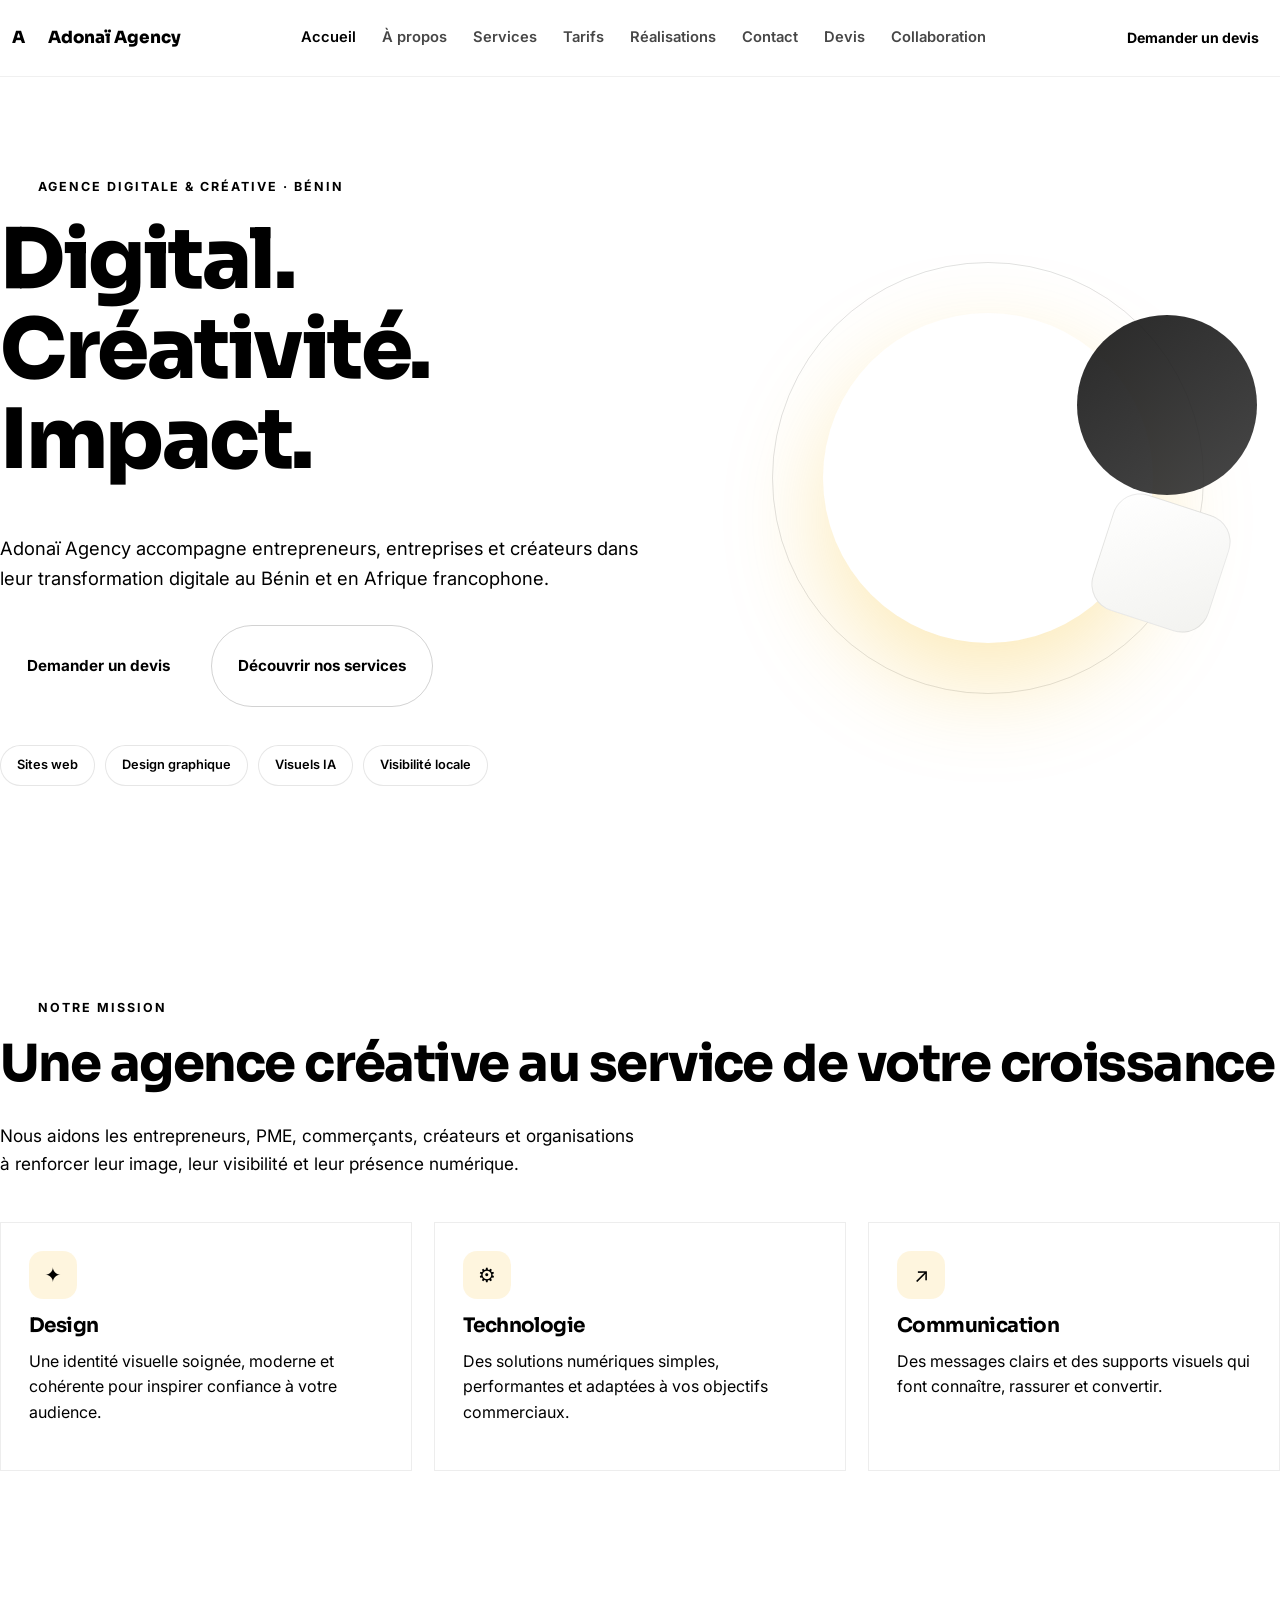
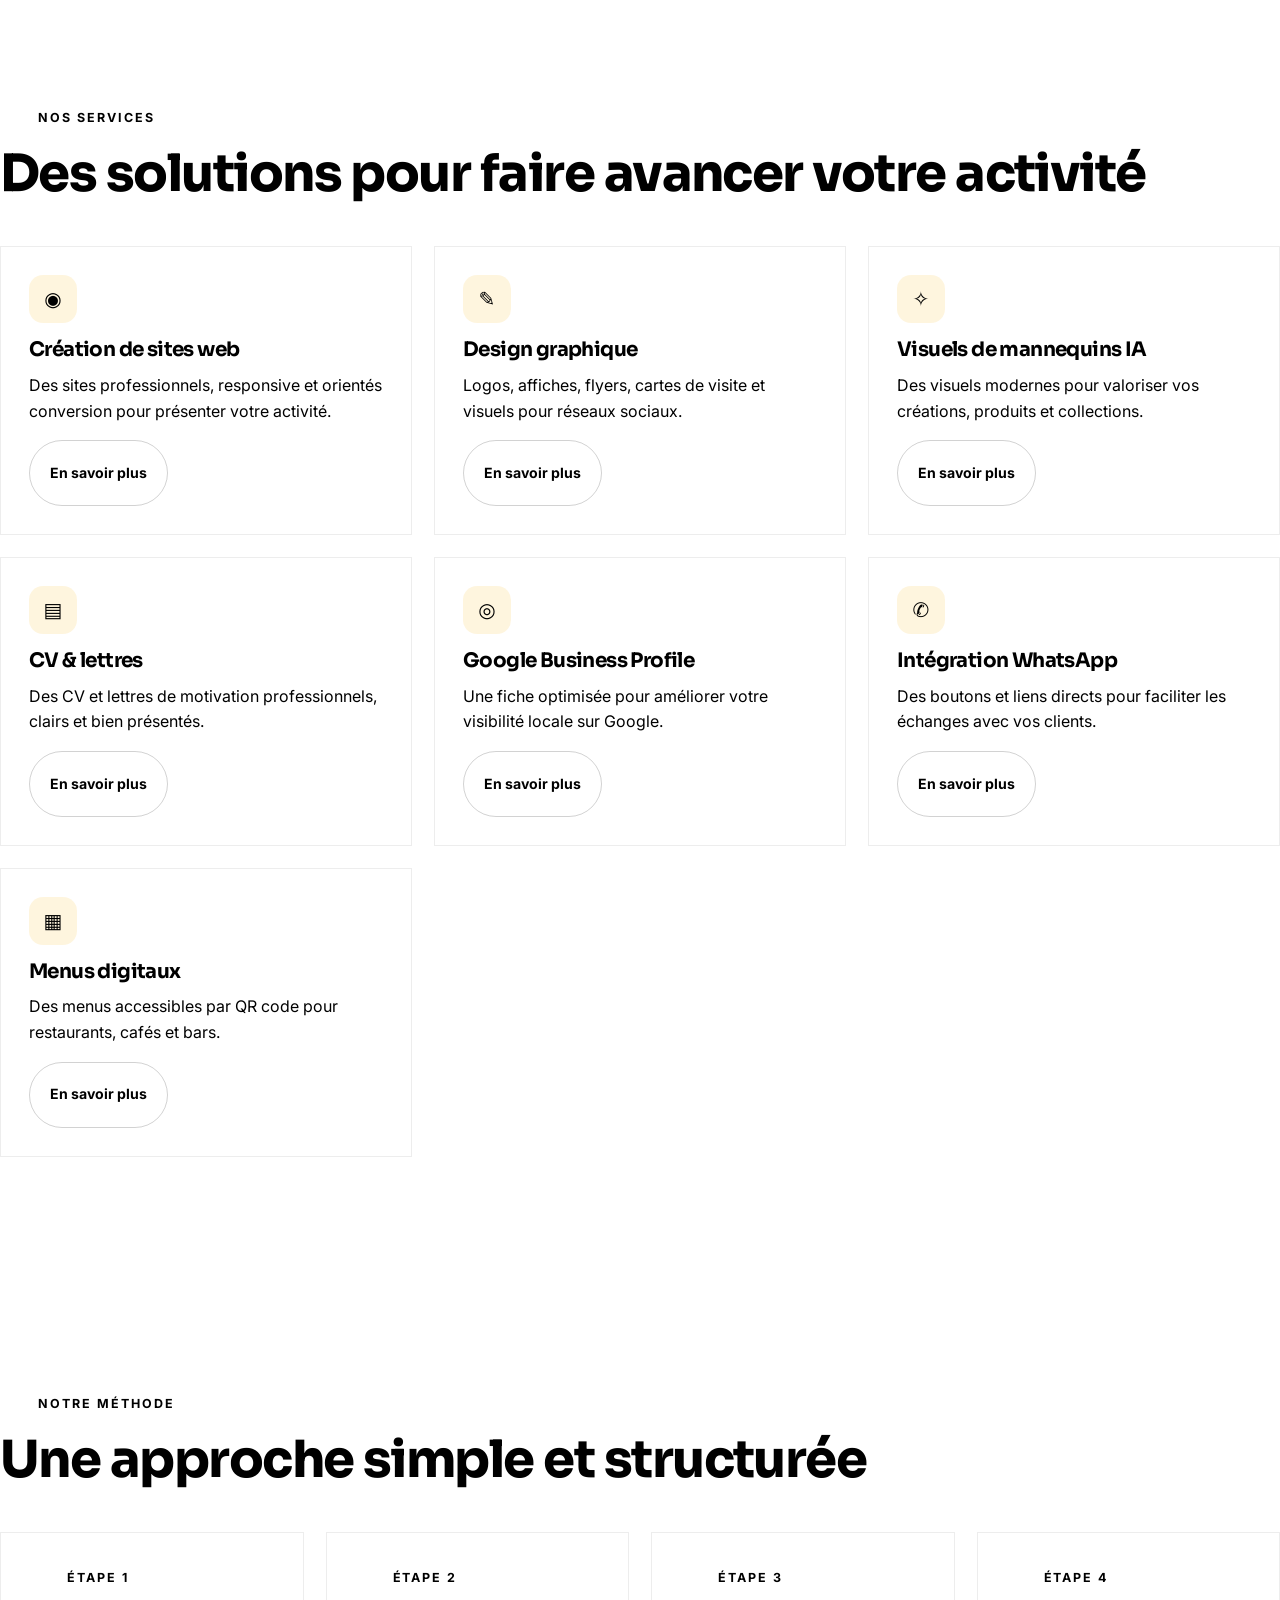
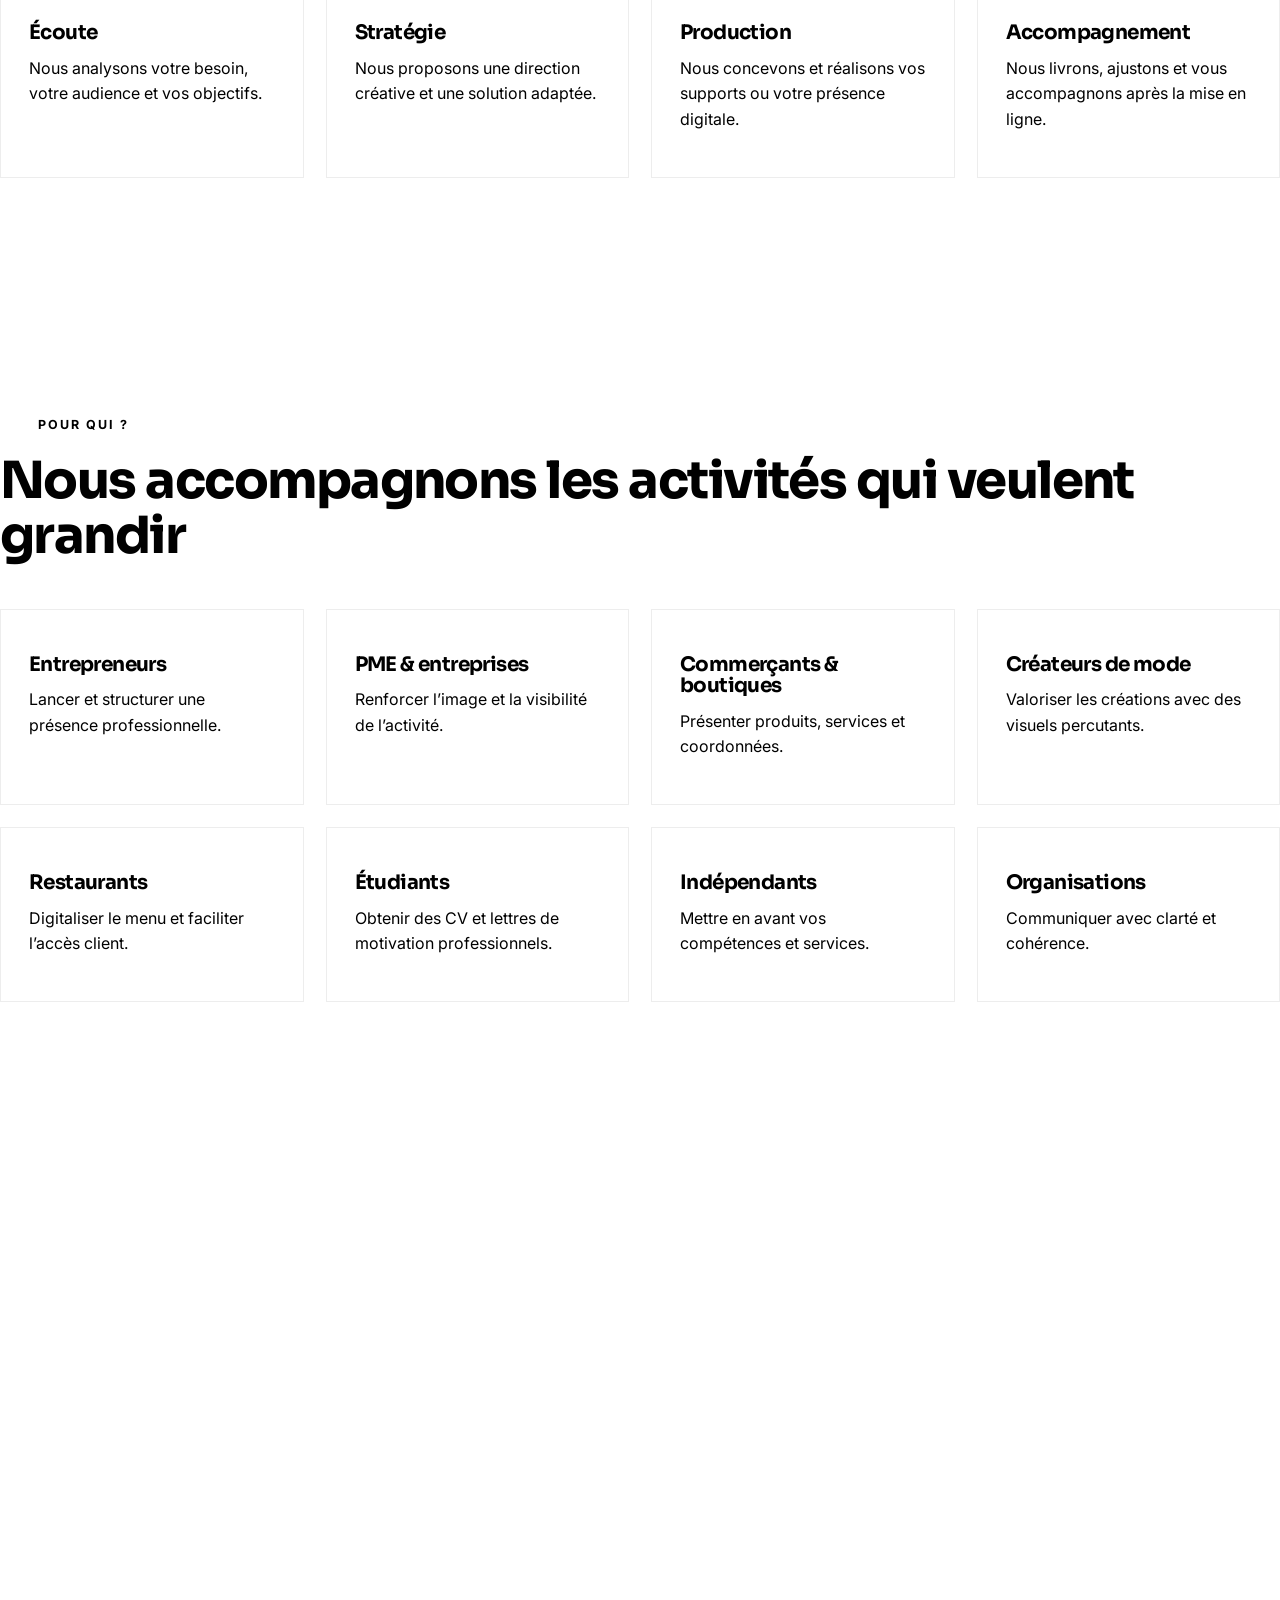
<file: index.html>
<!doctype html>
<html lang="fr"><head><meta charset="utf-8"><meta name="viewport" content="width=device-width,initial-scale=1">
<title>Digital. Créativité. Impact. | Adonaï Agency</title><meta name="description" content="Adonaï Agency accompagne entrepreneurs, entreprises et créateurs dans leur transformation digitale au Bénin et en Afrique francophone.">
<meta property="og:title" content="Digital. Créativité. Impact. | Adonaï Agency"><meta property="og:description" content="Adonaï Agency accompagne entrepreneurs, entreprises et créateurs dans leur transformation digitale au Bénin et en Afrique francophone.">
<link rel="preconnect" href="https://fonts.googleapis.com"><link rel="preconnect" href="https://fonts.gstatic.com" crossorigin>
<link href="https://fonts.googleapis.com/css2?family=Inter:wght@400;500;600;700&family=Sora:wght@600;700;800&display=swap" rel="stylesheet">
<link rel="stylesheet" href="styles.css"></head><body>
<header class="site"><div class="container nav"><a class="brand" href="index.html"><span class="brand-mark">A</span> Adonaï Agency</a>
<nav class="nav-links" aria-label="Navigation principale"><a href="index.html" class="active">Accueil</a><a href="a-propos.html">À propos</a><a href="services.html">Services</a><a href="tarifs.html">Tarifs</a><a href="realisations.html">Réalisations</a><a href="contact.html">Contact</a><a href="devis.html">Devis</a><a href="carrieres.html">Collaboration</a></nav>
<div class="nav-cta"><a class="btn btn-primary btn-sm" href="devis.html">Demander un devis</a></div>
<button class="burger" aria-label="Ouvrir le menu" aria-expanded="false" aria-controls="drawer"><span></span><span></span><span></span></button></div></header>
<div id="drawer" class="drawer" role="dialog" aria-modal="true" aria-label="Menu principal"><nav><a href="index.html">Accueil</a><a href="a-propos.html">À propos</a><a href="services.html">Services</a><a href="tarifs.html">Tarifs</a><a href="realisations.html">Réalisations</a><a href="contact.html">Contact</a><a href="devis.html">Devis</a><a href="carrieres.html">Collaboration</a></nav>
<div class="drawer-actions"><a class="btn btn-primary" href="devis.html">Demander un devis</a><a class="btn btn-outline" href="https://wa.me/22953538609" target="_blank" rel="noopener">Discuter sur WhatsApp</a></div>
<div class="drawer-contact"><p>quentinadonai@gmail.com<br>+229 53 53 86 09<br>Bénin</p></div></div>
<main><section class="hero"><div class="container hero-grid"><div class="reveal"><span class="eyebrow">Agence digitale & créative · Bénin</span>
<h1>Digital.<br>Créativité.<br>Impact.</h1>
<p class="lead">Adonaï Agency accompagne entrepreneurs, entreprises et créateurs dans leur transformation digitale au Bénin et en Afrique francophone.</p>
<div class="hero-actions"><a class="btn btn-primary" href="devis.html">Demander un devis</a><a class="btn btn-outline" href="services.html">Découvrir nos services</a></div>
<div class="hero-badges"><span class="badge">Sites web</span><span class="badge">Design graphique</span><span class="badge">Visuels IA</span><span class="badge">Visibilité locale</span></div></div>
<div class="scene reveal" aria-hidden="true"><div class="ring"></div><div class="orb orb-1"></div><div class="orb orb-2"></div><div class="orb orb-3"></div><div class="cube"></div></div></div></section>
<section class="section"><div class="container"><div class="reveal"><span class="eyebrow">Notre mission</span><h2>Une agence créative au service de votre croissance</h2><p class="lead">Nous aidons les entrepreneurs, PME, commerçants, créateurs et organisations à renforcer leur image, leur visibilité et leur présence numérique.</p></div>
<div class="pillars" style="margin-top:45px"><div class="card reveal"><div class="icon">✦</div><h3>Design</h3><p>Une identité visuelle soignée, moderne et cohérente pour inspirer confiance à votre audience.</p></div><div class="card reveal"><div class="icon">⚙︎</div><h3>Technologie</h3><p>Des solutions numériques simples, performantes et adaptées à vos objectifs commerciaux.</p></div><div class="card reveal"><div class="icon">↗</div><h3>Communication</h3><p>Des messages clairs et des supports visuels qui font connaître, rassurer et convertir.</p></div></div></div></section>
<section class="section alt"><div class="container"><div class="reveal"><span class="eyebrow">Nos services</span><h2>Des solutions pour faire avancer votre activité</h2></div>
<div class="grid g3" style="margin-top:45px"><article class="card reveal"><div class="icon">◉</div><h3>Création de sites web</h3><p>Des sites professionnels, responsive et orientés conversion pour présenter votre activité.</p><a class="btn btn-outline btn-sm" href="services.html">En savoir plus</a></article><article class="card reveal"><div class="icon">✎</div><h3>Design graphique</h3><p>Logos, affiches, flyers, cartes de visite et visuels pour réseaux sociaux.</p><a class="btn btn-outline btn-sm" href="services.html">En savoir plus</a></article><article class="card reveal"><div class="icon">✧</div><h3>Visuels de mannequins IA</h3><p>Des visuels modernes pour valoriser vos créations, produits et collections.</p><a class="btn btn-outline btn-sm" href="services.html">En savoir plus</a></article><article class="card reveal"><div class="icon">▤</div><h3>CV & lettres</h3><p>Des CV et lettres de motivation professionnels, clairs et bien présentés.</p><a class="btn btn-outline btn-sm" href="services.html">En savoir plus</a></article><article class="card reveal"><div class="icon">◎</div><h3>Google Business Profile</h3><p>Une fiche optimisée pour améliorer votre visibilité locale sur Google.</p><a class="btn btn-outline btn-sm" href="services.html">En savoir plus</a></article><article class="card reveal"><div class="icon">✆</div><h3>Intégration WhatsApp</h3><p>Des boutons et liens directs pour faciliter les échanges avec vos clients.</p><a class="btn btn-outline btn-sm" href="services.html">En savoir plus</a></article><article class="card reveal"><div class="icon">▦</div><h3>Menus digitaux</h3><p>Des menus accessibles par QR code pour restaurants, cafés et bars.</p><a class="btn btn-outline btn-sm" href="services.html">En savoir plus</a></article></div></div></section>
<section class="section"><div class="container"><div class="reveal"><span class="eyebrow">Notre méthode</span><h2>Une approche simple et structurée</h2></div><div class="grid g4" style="margin-top:45px">
<div class="card reveal"><span class="eyebrow">Étape 1</span><h3>Écoute</h3><p>Nous analysons votre besoin, votre audience et vos objectifs.</p></div><div class="card reveal"><span class="eyebrow">Étape 2</span><h3>Stratégie</h3><p>Nous proposons une direction créative et une solution adaptée.</p></div><div class="card reveal"><span class="eyebrow">Étape 3</span><h3>Production</h3><p>Nous concevons et réalisons vos supports ou votre présence digitale.</p></div><div class="card reveal"><span class="eyebrow">Étape 4</span><h3>Accompagnement</h3><p>Nous livrons, ajustons et vous accompagnons après la mise en ligne.</p></div></div></div></section>
<section class="section alt"><div class="container"><div class="reveal"><span class="eyebrow">Pour qui ?</span><h2>Nous accompagnons les activités qui veulent grandir</h2></div><div class="grid g4" style="margin-top:45px"><div class="card reveal"><h3>Entrepreneurs</h3><p>Lancer et structurer une présence professionnelle.</p></div><div class="card reveal"><h3>PME & entreprises</h3><p>Renforcer l’image et la visibilité de l’activité.</p></div><div class="card reveal"><h3>Commerçants & boutiques</h3><p>Présenter produits, services et coordonnées.</p></div><div class="card reveal"><h3>Créateurs de mode</h3><p>Valoriser les créations avec des visuels percutants.</p></div><div class="card reveal"><h3>Restaurants</h3><p>Digitaliser le menu et faciliter l’accès client.</p></div><div class="card reveal"><h3>Étudiants</h3><p>Obtenir des CV et lettres de motivation professionnels.</p></div><div class="card reveal"><h3>Indépendants</h3><p>Mettre en avant vos compétences et services.</p></div><div class="card reveal"><h3>Organisations</h3><p>Communiquer avec clarté et cohérence.</p></div></div></div></section>
<section class="section"><div class="container"><div class="cta-band reveal"><div><h2>Donnons de la visibilité à votre activité.</h2><p>Votre projet mérite une communication à la hauteur de son ambition. Parlons de votre projet dès aujourd’hui.</p></div><div class="hero-actions"><a class="btn btn-primary" href="devis.html">Demander un devis</a><a class="btn btn-outline" style="color:#fff;border-color:rgba(255,255,255,.35)" href="https://wa.me/22953538609" target="_blank" rel="noopener">Discuter sur WhatsApp</a></div></div></div></section></main>
<footer class="site"><div class="container"><div class="footer-grid"><div><a class="brand" href="index.html" style="color:#fff"><span class="brand-mark">A</span> Adonaï Agency</a><p style="color:rgba(255,255,255,.7);max-width:360px">Digital. Créativité. Impact. Un partenaire créatif et digital pour les entrepreneurs, entreprises et créateurs au Bénin et en Afrique francophone.</p></div>
<div><h3 style="color:#fff">Navigation</h3><p><a href="a-propos.html">À propos</a><br><a href="services.html">Services</a><br><a href="tarifs.html">Tarifs</a><br><a href="realisations.html">Réalisations</a><br><a href="carrieres.html">Collaboration</a></p></div>
<div><h3 style="color:#fff">Contact</h3><p><a href="https://wa.me/22953538609" target="_blank" rel="noopener">WhatsApp : +229 53 53 86 09</a><br><a href="mailto:quentinadonai@gmail.com">quentinadonai@gmail.com</a><br><a href="mentions-legales.html">Mentions légales</a><br><a href="confidentialite.html">Confidentialité</a></p></div></div>
<div class="footer-bottom"><span>© 2026 Adonaï Agency. Tous droits réservés.</span><span>Bénin · Afrique francophone</span></div></div></footer>
<script src="script.js"></script></body></html>
</file>
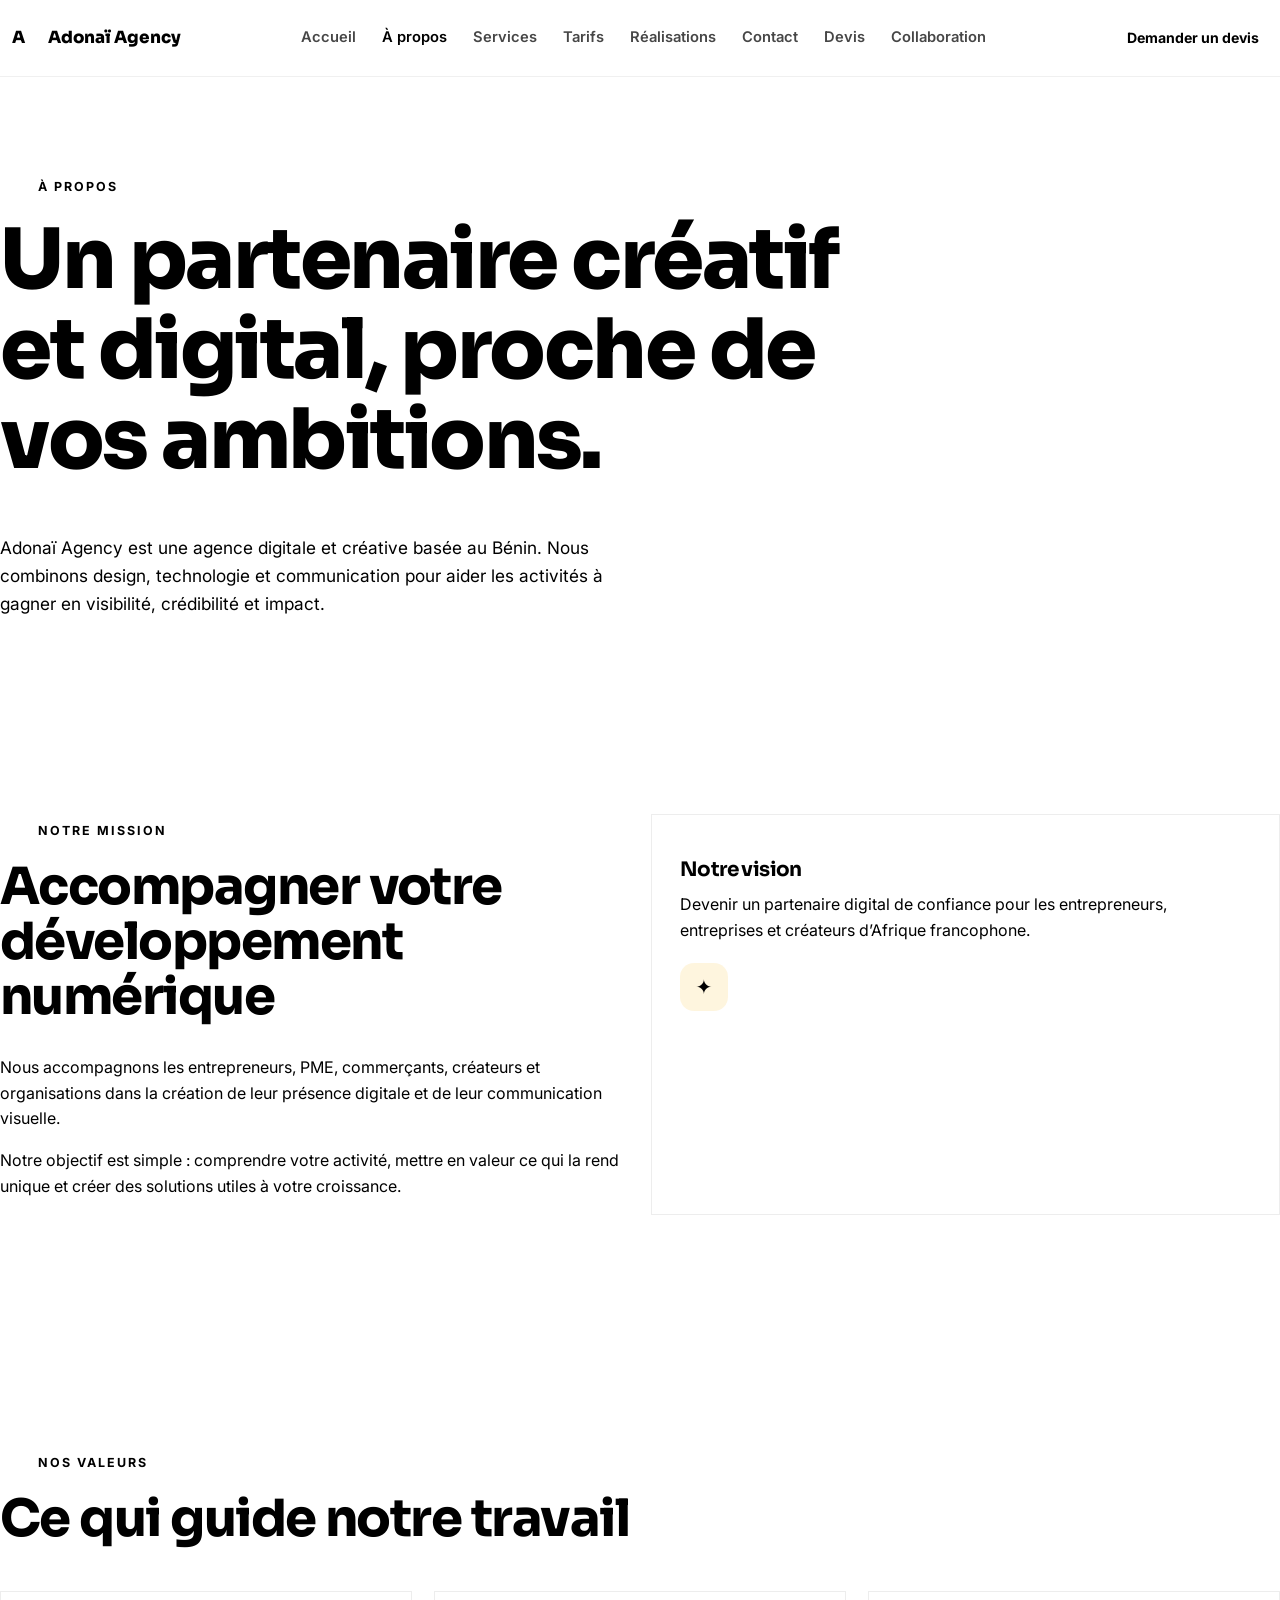
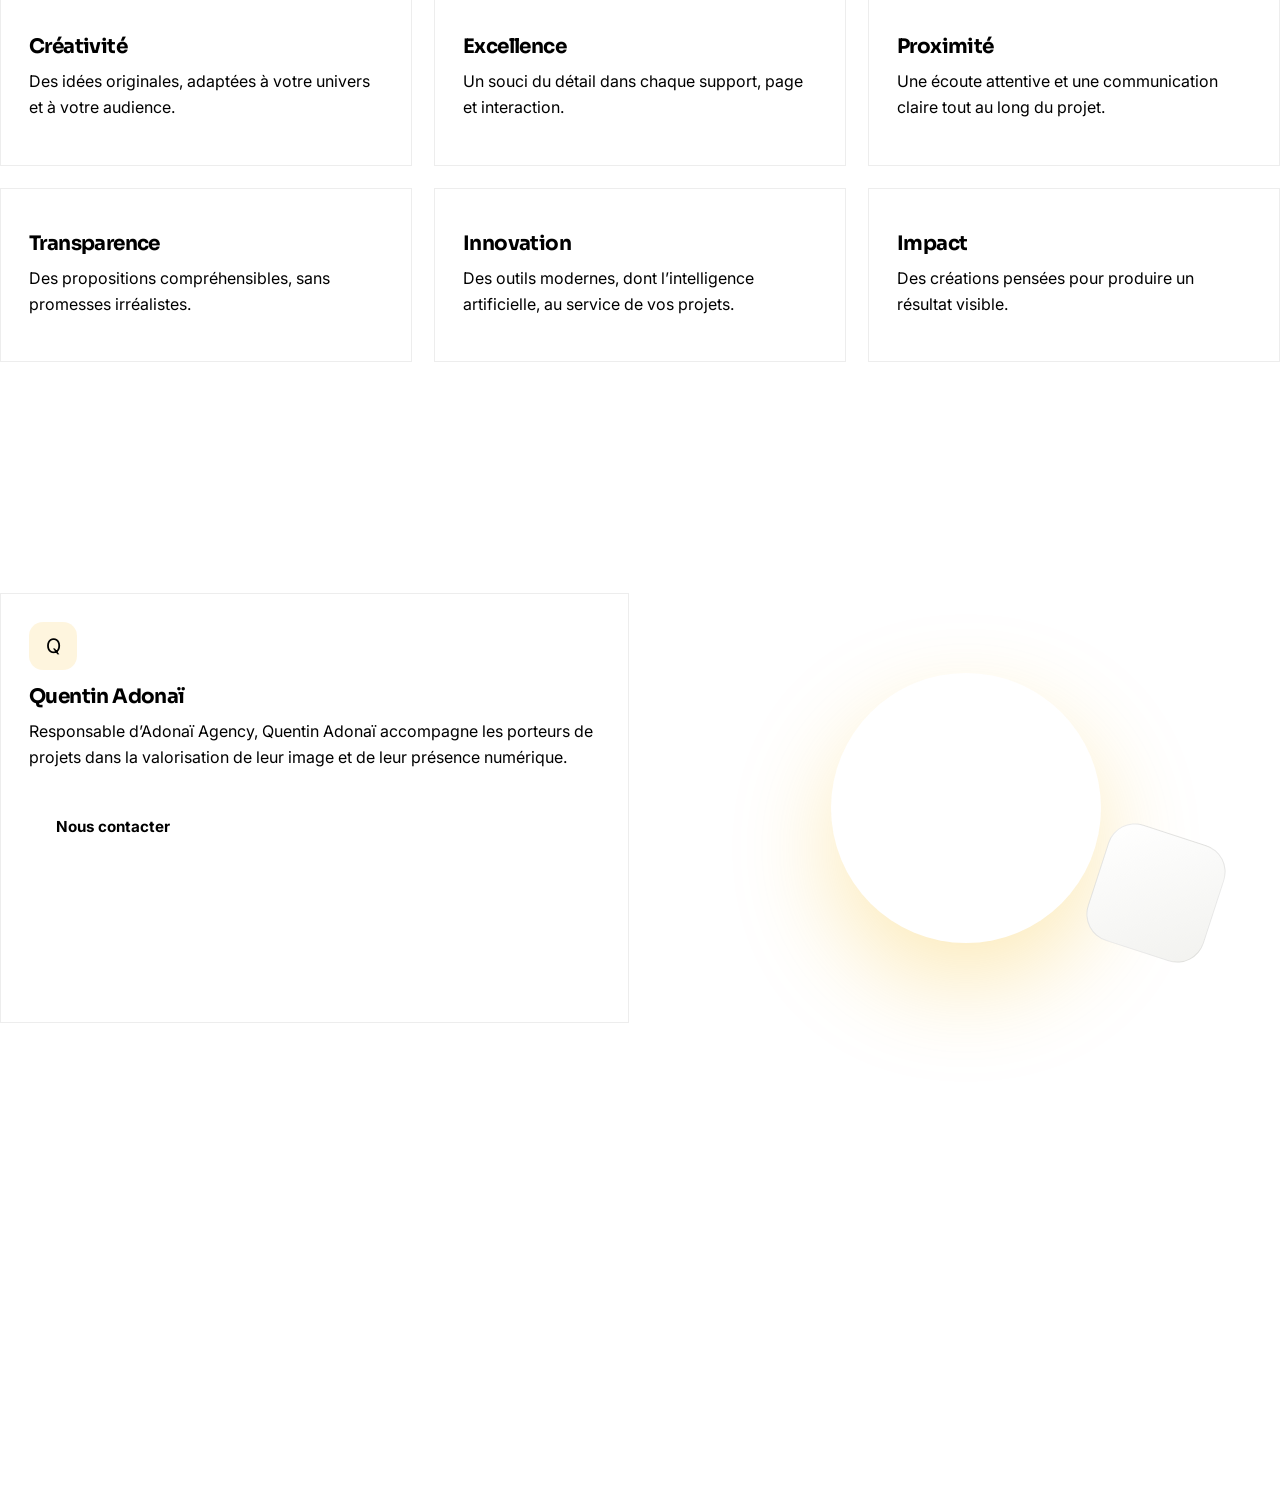
<file: a-propos.html>
<!doctype html>
<html lang="fr"><head><meta charset="utf-8"><meta name="viewport" content="width=device-width,initial-scale=1">
<title>À propos | Adonaï Agency</title><meta name="description" content="Découvrez Adonaï Agency, une agence créative et digitale basée au Bénin.">
<meta property="og:title" content="À propos | Adonaï Agency"><meta property="og:description" content="Découvrez Adonaï Agency, une agence créative et digitale basée au Bénin.">
<link rel="preconnect" href="https://fonts.googleapis.com"><link rel="preconnect" href="https://fonts.gstatic.com" crossorigin>
<link href="https://fonts.googleapis.com/css2?family=Inter:wght@400;500;600;700&family=Sora:wght@600;700;800&display=swap" rel="stylesheet">
<link rel="stylesheet" href="styles.css"></head><body>
<header class="site"><div class="container nav"><a class="brand" href="index.html"><span class="brand-mark">A</span> Adonaï Agency</a>
<nav class="nav-links" aria-label="Navigation principale"><a href="index.html">Accueil</a><a href="a-propos.html" class="active">À propos</a><a href="services.html">Services</a><a href="tarifs.html">Tarifs</a><a href="realisations.html">Réalisations</a><a href="contact.html">Contact</a><a href="devis.html">Devis</a><a href="carrieres.html">Collaboration</a></nav>
<div class="nav-cta"><a class="btn btn-primary btn-sm" href="devis.html">Demander un devis</a></div>
<button class="burger" aria-label="Ouvrir le menu" aria-expanded="false" aria-controls="drawer"><span></span><span></span><span></span></button></div></header>
<div id="drawer" class="drawer" role="dialog" aria-modal="true" aria-label="Menu principal"><nav><a href="index.html">Accueil</a><a href="a-propos.html">À propos</a><a href="services.html">Services</a><a href="tarifs.html">Tarifs</a><a href="realisations.html">Réalisations</a><a href="contact.html">Contact</a><a href="devis.html">Devis</a><a href="carrieres.html">Collaboration</a></nav>
<div class="drawer-actions"><a class="btn btn-primary" href="devis.html">Demander un devis</a><a class="btn btn-outline" href="https://wa.me/22953538609" target="_blank" rel="noopener">Discuter sur WhatsApp</a></div>
<div class="drawer-contact"><p>quentinadonai@gmail.com<br>+229 53 53 86 09<br>Bénin</p></div></div>
<main><section class="page-hero"><div class="container"><span class="eyebrow">À propos</span><h1>Un partenaire créatif et digital, proche de vos ambitions.</h1><p class="lead">Adonaï Agency est une agence digitale et créative basée au Bénin. Nous combinons design, technologie et communication pour aider les activités à gagner en visibilité, crédibilité et impact.</p></div></section>
<section class="section"><div class="container grid g2"><div class="reveal"><span class="eyebrow">Notre mission</span><h2>Accompagner votre développement numérique</h2><p>Nous accompagnons les entrepreneurs, PME, commerçants, créateurs et organisations dans la création de leur présence digitale et de leur communication visuelle.</p><p>Notre objectif est simple : comprendre votre activité, mettre en valeur ce qui la rend unique et créer des solutions utiles à votre croissance.</p></div><div class="card reveal"><h3>Notre vision</h3><p>Devenir un partenaire digital de confiance pour les entrepreneurs, entreprises et créateurs d’Afrique francophone.</p><div class="icon" style="margin-top:20px">✦</div></div></div></section>
<section class="section alt"><div class="container"><div class="reveal"><span class="eyebrow">Nos valeurs</span><h2>Ce qui guide notre travail</h2></div><div class="grid g3" style="margin-top:45px"><div class="card reveal"><h3>Créativité</h3><p>Des idées originales, adaptées à votre univers et à votre audience.</p></div><div class="card reveal"><h3>Excellence</h3><p>Un souci du détail dans chaque support, page et interaction.</p></div><div class="card reveal"><h3>Proximité</h3><p>Une écoute attentive et une communication claire tout au long du projet.</p></div><div class="card reveal"><h3>Transparence</h3><p>Des propositions compréhensibles, sans promesses irréalistes.</p></div><div class="card reveal"><h3>Innovation</h3><p>Des outils modernes, dont l’intelligence artificielle, au service de vos projets.</p></div><div class="card reveal"><h3>Impact</h3><p>Des créations pensées pour produire un résultat visible.</p></div></div></div></section>
<section class="section"><div class="container grid g2"><div class="card reveal"><div class="icon">Q</div><h3>Quentin Adonaï</h3><p>Responsable d’Adonaï Agency, Quentin Adonaï accompagne les porteurs de projets dans la valorisation de leur image et de leur présence numérique.</p><a class="btn btn-primary" href="contact.html">Nous contacter</a></div><div class="scene reveal" aria-hidden="true"><div class="orb orb-1" style="width:270px;height:270px"></div><div class="cube"></div></div></div></section></main>
<footer class="site"><div class="container"><div class="footer-grid"><div><a class="brand" href="index.html" style="color:#fff"><span class="brand-mark">A</span> Adonaï Agency</a><p style="color:rgba(255,255,255,.7);max-width:360px">Digital. Créativité. Impact. Un partenaire créatif et digital pour les entrepreneurs, entreprises et créateurs au Bénin et en Afrique francophone.</p></div>
<div><h3 style="color:#fff">Navigation</h3><p><a href="a-propos.html">À propos</a><br><a href="services.html">Services</a><br><a href="tarifs.html">Tarifs</a><br><a href="realisations.html">Réalisations</a><br><a href="carrieres.html">Collaboration</a></p></div>
<div><h3 style="color:#fff">Contact</h3><p><a href="https://wa.me/22953538609" target="_blank" rel="noopener">WhatsApp : +229 53 53 86 09</a><br><a href="mailto:quentinadonai@gmail.com">quentinadonai@gmail.com</a><br><a href="mentions-legales.html">Mentions légales</a><br><a href="confidentialite.html">Confidentialité</a></p></div></div>
<div class="footer-bottom"><span>© 2026 Adonaï Agency. Tous droits réservés.</span><span>Bénin · Afrique francophone</span></div></div></footer>
<script src="script.js"></script></body></html>
</file>
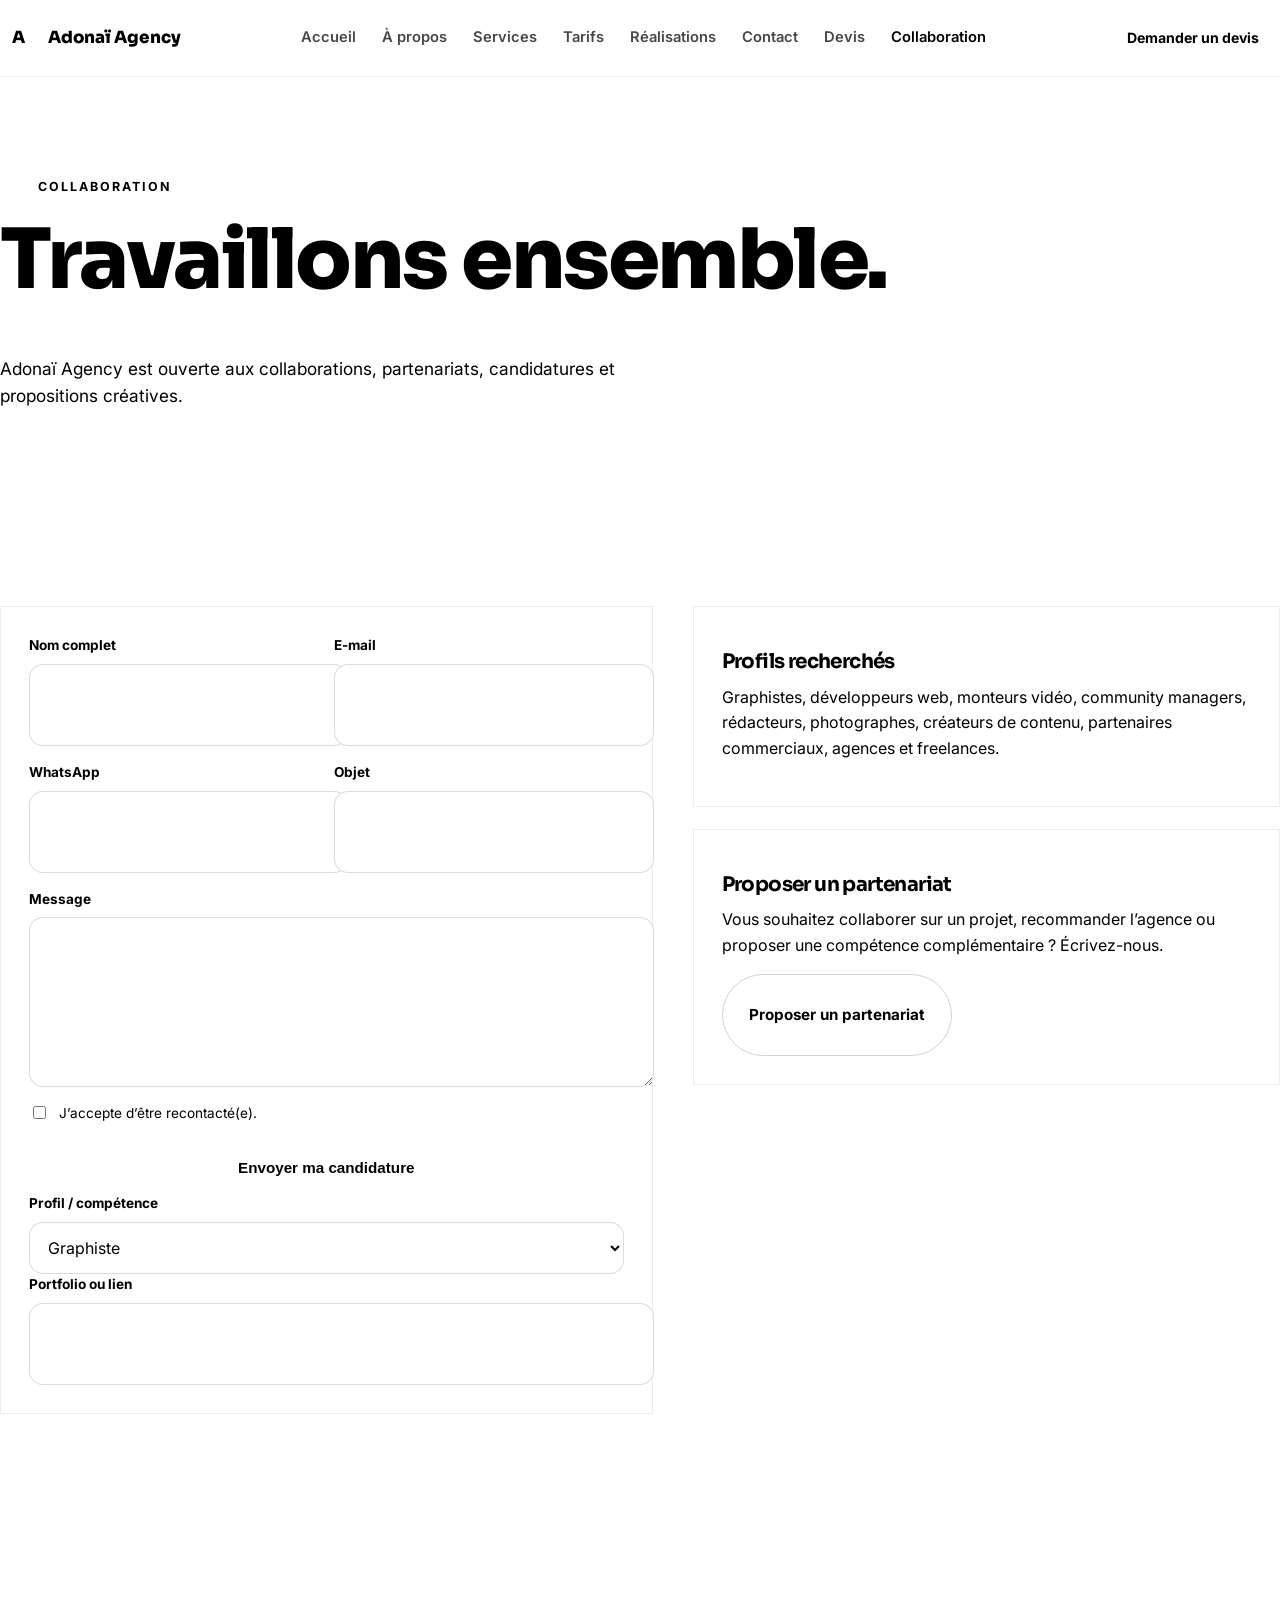
<file: carrieres.html>
<!doctype html>
<html lang="fr"><head><meta charset="utf-8"><meta name="viewport" content="width=device-width,initial-scale=1">
<title>Travaillons ensemble | Adonaï Agency</title><meta name="description" content="Collaborations, partenariats et candidatures.">
<meta property="og:title" content="Travaillons ensemble | Adonaï Agency"><meta property="og:description" content="Collaborations, partenariats et candidatures.">
<link rel="preconnect" href="https://fonts.googleapis.com"><link rel="preconnect" href="https://fonts.gstatic.com" crossorigin>
<link href="https://fonts.googleapis.com/css2?family=Inter:wght@400;500;600;700&family=Sora:wght@600;700;800&display=swap" rel="stylesheet">
<link rel="stylesheet" href="styles.css"></head><body>
<header class="site"><div class="container nav"><a class="brand" href="index.html"><span class="brand-mark">A</span> Adonaï Agency</a>
<nav class="nav-links" aria-label="Navigation principale"><a href="index.html">Accueil</a><a href="a-propos.html">À propos</a><a href="services.html">Services</a><a href="tarifs.html">Tarifs</a><a href="realisations.html">Réalisations</a><a href="contact.html">Contact</a><a href="devis.html">Devis</a><a href="carrieres.html" class="active">Collaboration</a></nav>
<div class="nav-cta"><a class="btn btn-primary btn-sm" href="devis.html">Demander un devis</a></div>
<button class="burger" aria-label="Ouvrir le menu" aria-expanded="false" aria-controls="drawer"><span></span><span></span><span></span></button></div></header>
<div id="drawer" class="drawer" role="dialog" aria-modal="true" aria-label="Menu principal"><nav><a href="index.html">Accueil</a><a href="a-propos.html">À propos</a><a href="services.html">Services</a><a href="tarifs.html">Tarifs</a><a href="realisations.html">Réalisations</a><a href="contact.html">Contact</a><a href="devis.html">Devis</a><a href="carrieres.html">Collaboration</a></nav>
<div class="drawer-actions"><a class="btn btn-primary" href="devis.html">Demander un devis</a><a class="btn btn-outline" href="https://wa.me/22953538609" target="_blank" rel="noopener">Discuter sur WhatsApp</a></div>
<div class="drawer-contact"><p>quentinadonai@gmail.com<br>+229 53 53 86 09<br>Bénin</p></div></div>
<main><section class="page-hero"><div class="container"><span class="eyebrow">Collaboration</span><h1>Travaillons ensemble.</h1><p class="lead">Adonaï Agency est ouverte aux collaborations, partenariats, candidatures et propositions créatives.</p></div></section><section class="section"><div class="container contact-grid"><div class="card reveal"><form data-form novalidate><div class="form-row"><div class="field"><label for="k-nom">Nom complet</label><input id="k-nom" name="Nom complet" required></div><div class="field"><label for="k-email">E-mail</label><input id="k-email" type="email" name="E-mail" required></div></div><div class="form-row"><div class="field"><label for="k-wa">WhatsApp</label><input id="k-wa" name="WhatsApp" required></div><div class="field"><label for="k-objet">Objet</label><input id="k-objet" name="Objet"></div></div><div class="field"><label for="k-message">Message</label><textarea id="k-message" name="Message" required></textarea></div><label class="consent"><input type="checkbox" required> J’accepte d’être recontacté(e).</label><div class="success">Merci pour votre candidature ou proposition. Adonaï Agency vous recontactera si votre profil correspond à un besoin.</div><button class="btn btn-primary" type="submit">Envoyer ma candidature</button></form><div class="field"><label for="k-profil">Profil / compétence</label><select id="k-profil" name="Profil / compétence"><option>Graphiste</option><option>Développeur web</option><option>Monteur vidéo</option><option>Community manager</option><option>Rédacteur</option><option>Photographe</option><option>Créateur de contenu</option><option>Partenaire commercial</option><option>Agence ou freelance</option><option>Autre</option></select></div><div class="field"><label for="k-portfolio">Portfolio ou lien</label><input id="k-portfolio" name="Portfolio ou lien"></div></div><div><div class="card reveal"><h3>Profils recherchés</h3><p>Graphistes, développeurs web, monteurs vidéo, community managers, rédacteurs, photographes, créateurs de contenu, partenaires commerciaux, agences et freelances.</p></div><div class="card reveal" style="margin-top:22px"><h3>Proposer un partenariat</h3><p>Vous souhaitez collaborer sur un projet, recommander l’agence ou proposer une compétence complémentaire ? Écrivez-nous.</p><a class="btn btn-outline" href="https://wa.me/22953538609" target="_blank" rel="noopener">Proposer un partenariat</a></div></div></div></section></main>
<footer class="site"><div class="container"><div class="footer-grid"><div><a class="brand" href="index.html" style="color:#fff"><span class="brand-mark">A</span> Adonaï Agency</a><p style="color:rgba(255,255,255,.7);max-width:360px">Digital. Créativité. Impact. Un partenaire créatif et digital pour les entrepreneurs, entreprises et créateurs au Bénin et en Afrique francophone.</p></div>
<div><h3 style="color:#fff">Navigation</h3><p><a href="a-propos.html">À propos</a><br><a href="services.html">Services</a><br><a href="tarifs.html">Tarifs</a><br><a href="realisations.html">Réalisations</a><br><a href="carrieres.html">Collaboration</a></p></div>
<div><h3 style="color:#fff">Contact</h3><p><a href="https://wa.me/22953538609" target="_blank" rel="noopener">WhatsApp : +229 53 53 86 09</a><br><a href="mailto:quentinadonai@gmail.com">quentinadonai@gmail.com</a><br><a href="mentions-legales.html">Mentions légales</a><br><a href="confidentialite.html">Confidentialité</a></p></div></div>
<div class="footer-bottom"><span>© 2026 Adonaï Agency. Tous droits réservés.</span><span>Bénin · Afrique francophone</span></div></div></footer>
<script src="script.js"></script></body></html>
</file>
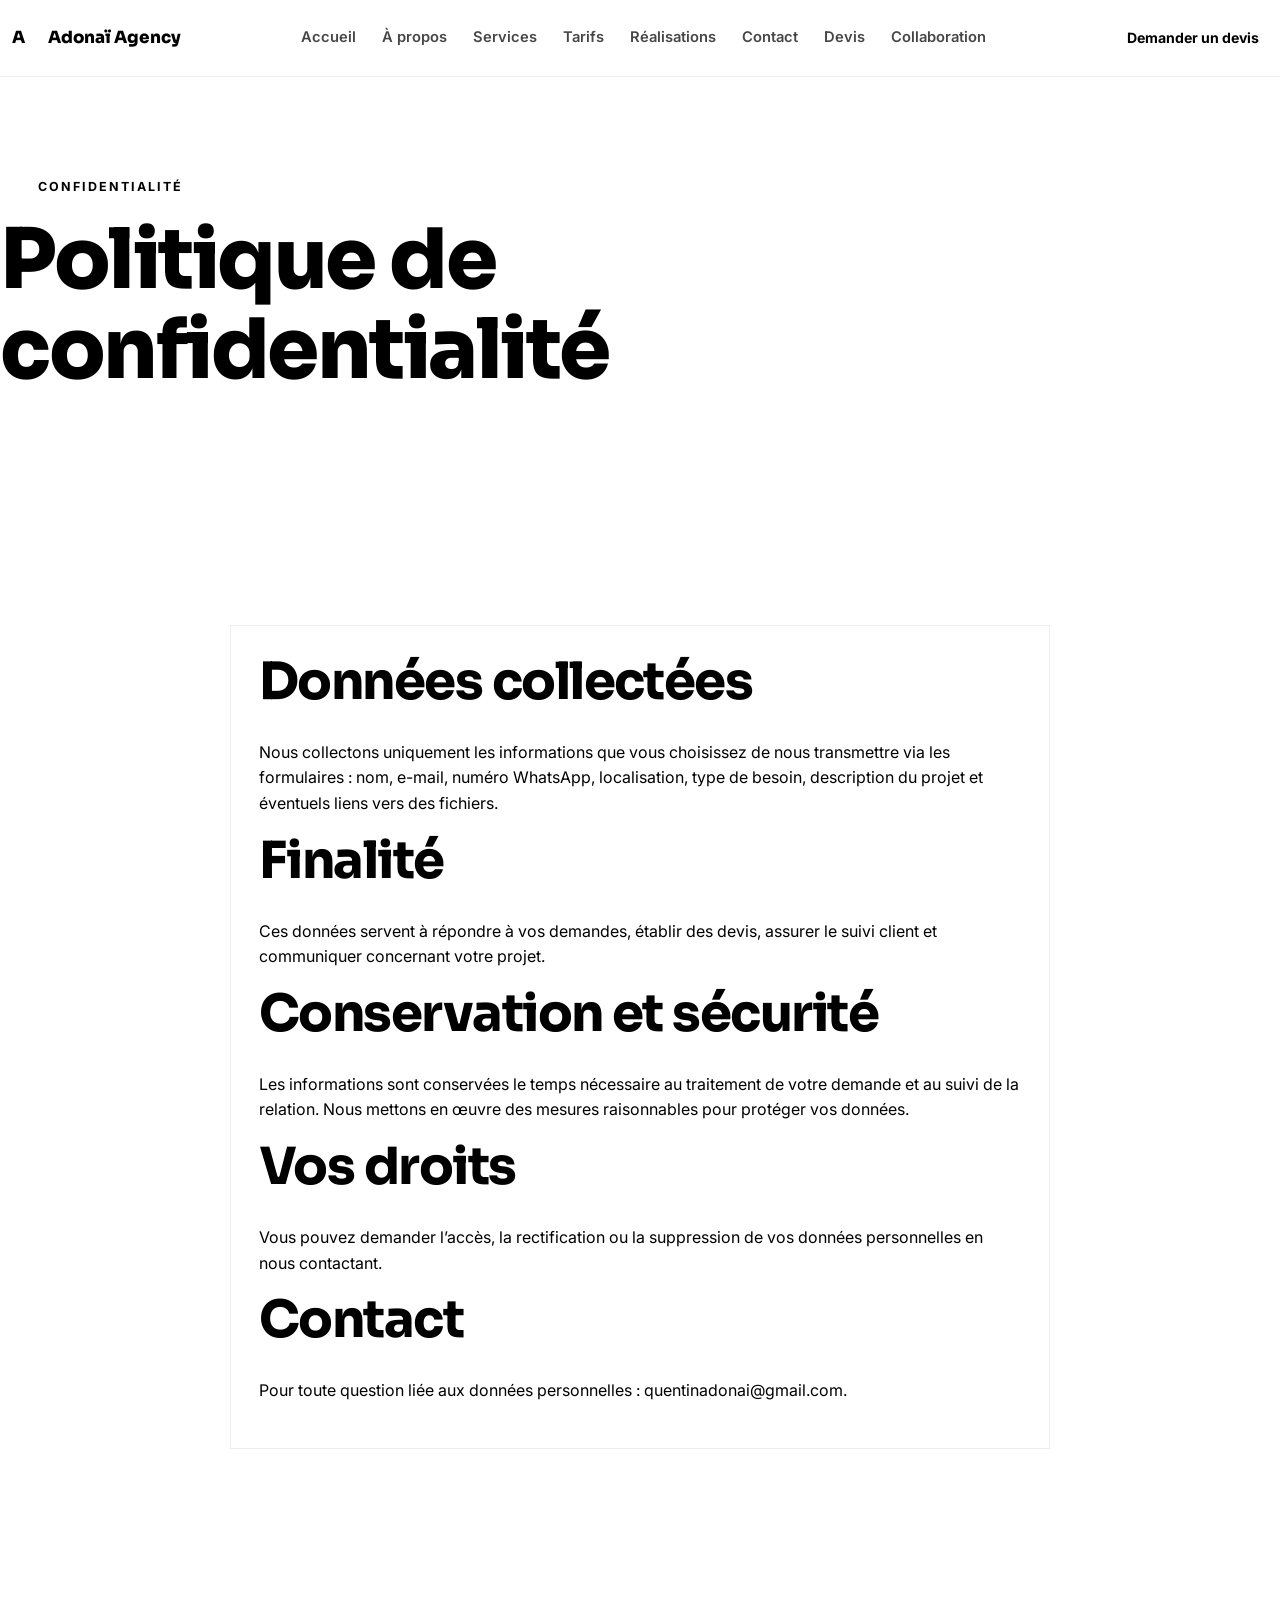
<file: confidentialite.html>
<!doctype html>
<html lang="fr"><head><meta charset="utf-8"><meta name="viewport" content="width=device-width,initial-scale=1">
<title>Politique de confidentialité | Adonaï Agency</title><meta name="description" content="Politique de confidentialité du site Adonaï Agency.">
<meta property="og:title" content="Politique de confidentialité | Adonaï Agency"><meta property="og:description" content="Politique de confidentialité du site Adonaï Agency.">
<link rel="preconnect" href="https://fonts.googleapis.com"><link rel="preconnect" href="https://fonts.gstatic.com" crossorigin>
<link href="https://fonts.googleapis.com/css2?family=Inter:wght@400;500;600;700&family=Sora:wght@600;700;800&display=swap" rel="stylesheet">
<link rel="stylesheet" href="styles.css"></head><body>
<header class="site"><div class="container nav"><a class="brand" href="index.html"><span class="brand-mark">A</span> Adonaï Agency</a>
<nav class="nav-links" aria-label="Navigation principale"><a href="index.html">Accueil</a><a href="a-propos.html">À propos</a><a href="services.html">Services</a><a href="tarifs.html">Tarifs</a><a href="realisations.html">Réalisations</a><a href="contact.html">Contact</a><a href="devis.html">Devis</a><a href="carrieres.html">Collaboration</a></nav>
<div class="nav-cta"><a class="btn btn-primary btn-sm" href="devis.html">Demander un devis</a></div>
<button class="burger" aria-label="Ouvrir le menu" aria-expanded="false" aria-controls="drawer"><span></span><span></span><span></span></button></div></header>
<div id="drawer" class="drawer" role="dialog" aria-modal="true" aria-label="Menu principal"><nav><a href="index.html">Accueil</a><a href="a-propos.html">À propos</a><a href="services.html">Services</a><a href="tarifs.html">Tarifs</a><a href="realisations.html">Réalisations</a><a href="contact.html">Contact</a><a href="devis.html">Devis</a><a href="carrieres.html">Collaboration</a></nav>
<div class="drawer-actions"><a class="btn btn-primary" href="devis.html">Demander un devis</a><a class="btn btn-outline" href="https://wa.me/22953538609" target="_blank" rel="noopener">Discuter sur WhatsApp</a></div>
<div class="drawer-contact"><p>quentinadonai@gmail.com<br>+229 53 53 86 09<br>Bénin</p></div></div>
<main><section class="page-hero"><div class="container"><span class="eyebrow">Confidentialité</span><h1>Politique de confidentialité</h1></div></section><section class="section"><div class="container" style="max-width:820px"><div class="card"><h2>Données collectées</h2><p>Nous collectons uniquement les informations que vous choisissez de nous transmettre via les formulaires : nom, e-mail, numéro WhatsApp, localisation, type de besoin, description du projet et éventuels liens vers des fichiers.</p><h2>Finalité</h2><p>Ces données servent à répondre à vos demandes, établir des devis, assurer le suivi client et communiquer concernant votre projet.</p><h2>Conservation et sécurité</h2><p>Les informations sont conservées le temps nécessaire au traitement de votre demande et au suivi de la relation. Nous mettons en œuvre des mesures raisonnables pour protéger vos données.</p><h2>Vos droits</h2><p>Vous pouvez demander l’accès, la rectification ou la suppression de vos données personnelles en nous contactant.</p><h2>Contact</h2><p>Pour toute question liée aux données personnelles : <a href="mailto:quentinadonai@gmail.com">quentinadonai@gmail.com</a>.</p></div></div></section></main>
<footer class="site"><div class="container"><div class="footer-grid"><div><a class="brand" href="index.html" style="color:#fff"><span class="brand-mark">A</span> Adonaï Agency</a><p style="color:rgba(255,255,255,.7);max-width:360px">Digital. Créativité. Impact. Un partenaire créatif et digital pour les entrepreneurs, entreprises et créateurs au Bénin et en Afrique francophone.</p></div>
<div><h3 style="color:#fff">Navigation</h3><p><a href="a-propos.html">À propos</a><br><a href="services.html">Services</a><br><a href="tarifs.html">Tarifs</a><br><a href="realisations.html">Réalisations</a><br><a href="carrieres.html">Collaboration</a></p></div>
<div><h3 style="color:#fff">Contact</h3><p><a href="https://wa.me/22953538609" target="_blank" rel="noopener">WhatsApp : +229 53 53 86 09</a><br><a href="mailto:quentinadonai@gmail.com">quentinadonai@gmail.com</a><br><a href="mentions-legales.html">Mentions légales</a><br><a href="confidentialite.html">Confidentialité</a></p></div></div>
<div class="footer-bottom"><span>© 2026 Adonaï Agency. Tous droits réservés.</span><span>Bénin · Afrique francophone</span></div></div></footer>
<script src="script.js"></script></body></html>
</file>
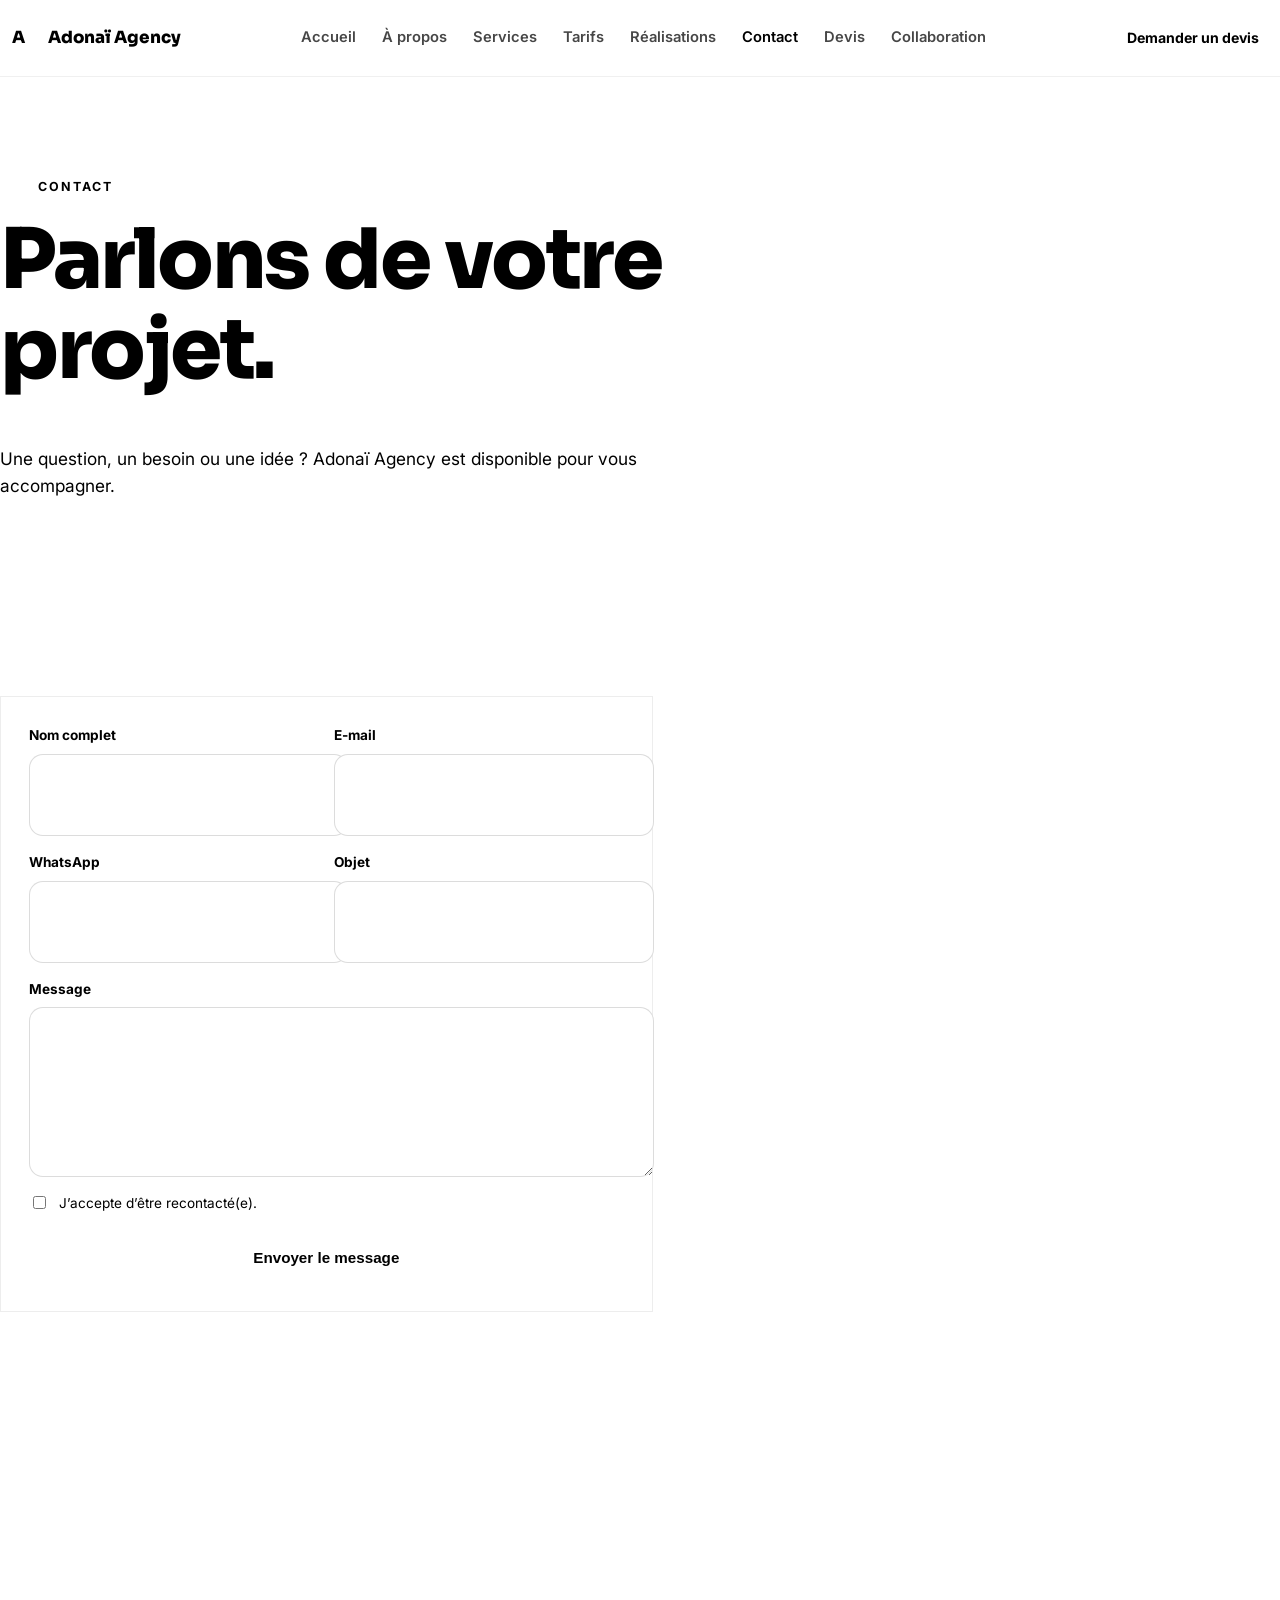
<file: contact.html>
<!doctype html>
<html lang="fr"><head><meta charset="utf-8"><meta name="viewport" content="width=device-width,initial-scale=1">
<title>Contact | Adonaï Agency</title><meta name="description" content="Contactez Adonaï Agency au Bénin.">
<meta property="og:title" content="Contact | Adonaï Agency"><meta property="og:description" content="Contactez Adonaï Agency au Bénin.">
<link rel="preconnect" href="https://fonts.googleapis.com"><link rel="preconnect" href="https://fonts.gstatic.com" crossorigin>
<link href="https://fonts.googleapis.com/css2?family=Inter:wght@400;500;600;700&family=Sora:wght@600;700;800&display=swap" rel="stylesheet">
<link rel="stylesheet" href="styles.css"></head><body>
<header class="site"><div class="container nav"><a class="brand" href="index.html"><span class="brand-mark">A</span> Adonaï Agency</a>
<nav class="nav-links" aria-label="Navigation principale"><a href="index.html">Accueil</a><a href="a-propos.html">À propos</a><a href="services.html">Services</a><a href="tarifs.html">Tarifs</a><a href="realisations.html">Réalisations</a><a href="contact.html" class="active">Contact</a><a href="devis.html">Devis</a><a href="carrieres.html">Collaboration</a></nav>
<div class="nav-cta"><a class="btn btn-primary btn-sm" href="devis.html">Demander un devis</a></div>
<button class="burger" aria-label="Ouvrir le menu" aria-expanded="false" aria-controls="drawer"><span></span><span></span><span></span></button></div></header>
<div id="drawer" class="drawer" role="dialog" aria-modal="true" aria-label="Menu principal"><nav><a href="index.html">Accueil</a><a href="a-propos.html">À propos</a><a href="services.html">Services</a><a href="tarifs.html">Tarifs</a><a href="realisations.html">Réalisations</a><a href="contact.html">Contact</a><a href="devis.html">Devis</a><a href="carrieres.html">Collaboration</a></nav>
<div class="drawer-actions"><a class="btn btn-primary" href="devis.html">Demander un devis</a><a class="btn btn-outline" href="https://wa.me/22953538609" target="_blank" rel="noopener">Discuter sur WhatsApp</a></div>
<div class="drawer-contact"><p>quentinadonai@gmail.com<br>+229 53 53 86 09<br>Bénin</p></div></div>
<main><section class="page-hero"><div class="container"><span class="eyebrow">Contact</span><h1>Parlons de votre projet.</h1><p class="lead">Une question, un besoin ou une idée ? Adonaï Agency est disponible pour vous accompagner.</p></div></section><section class="section"><div class="container contact-grid"><div class="card reveal"><form data-form novalidate><div class="form-row"><div class="field"><label for="c-nom">Nom complet</label><input id="c-nom" name="Nom complet" required></div><div class="field"><label for="c-email">E-mail</label><input id="c-email" type="email" name="E-mail" required></div></div><div class="form-row"><div class="field"><label for="c-wa">WhatsApp</label><input id="c-wa" name="WhatsApp" required></div><div class="field"><label for="c-objet">Objet</label><input id="c-objet" name="Objet"></div></div><div class="field"><label for="c-message">Message</label><textarea id="c-message" name="Message" required></textarea></div><label class="consent"><input type="checkbox" required> J’accepte d’être recontacté(e).</label><div class="success">Merci pour votre message. Adonaï Agency vous recontactera dans les meilleurs délais.</div><button class="btn btn-primary" type="submit">Envoyer le message</button></form></div><div class="contact-block reveal"><h2 style="color:#fff">Coordonnées</h2><p><strong>Adonaï Agency</strong><br>Responsable : Quentin Adonaï<br>Bénin</p><p><a href="https://wa.me/22953538609" target="_blank" rel="noopener">WhatsApp : +229 53 53 86 09</a><br><a href="mailto:quentinadonai@gmail.com">quentinadonai@gmail.com</a></p><p>Intervention possible au Bénin et en Afrique francophone.</p><div class="hero-actions"><a class="btn btn-primary" href="https://wa.me/22953538609" target="_blank" rel="noopener">Discuter sur WhatsApp</a><a class="btn btn-outline" style="color:#fff;border-color:rgba(255,255,255,.35)" href="mailto:quentinadonai@gmail.com">Envoyer un e-mail</a></div></div></div></section></main>
<footer class="site"><div class="container"><div class="footer-grid"><div><a class="brand" href="index.html" style="color:#fff"><span class="brand-mark">A</span> Adonaï Agency</a><p style="color:rgba(255,255,255,.7);max-width:360px">Digital. Créativité. Impact. Un partenaire créatif et digital pour les entrepreneurs, entreprises et créateurs au Bénin et en Afrique francophone.</p></div>
<div><h3 style="color:#fff">Navigation</h3><p><a href="a-propos.html">À propos</a><br><a href="services.html">Services</a><br><a href="tarifs.html">Tarifs</a><br><a href="realisations.html">Réalisations</a><br><a href="carrieres.html">Collaboration</a></p></div>
<div><h3 style="color:#fff">Contact</h3><p><a href="https://wa.me/22953538609" target="_blank" rel="noopener">WhatsApp : +229 53 53 86 09</a><br><a href="mailto:quentinadonai@gmail.com">quentinadonai@gmail.com</a><br><a href="mentions-legales.html">Mentions légales</a><br><a href="confidentialite.html">Confidentialité</a></p></div></div>
<div class="footer-bottom"><span>© 2026 Adonaï Agency. Tous droits réservés.</span><span>Bénin · Afrique francophone</span></div></div></footer>
<script src="script.js"></script></body></html>
</file>
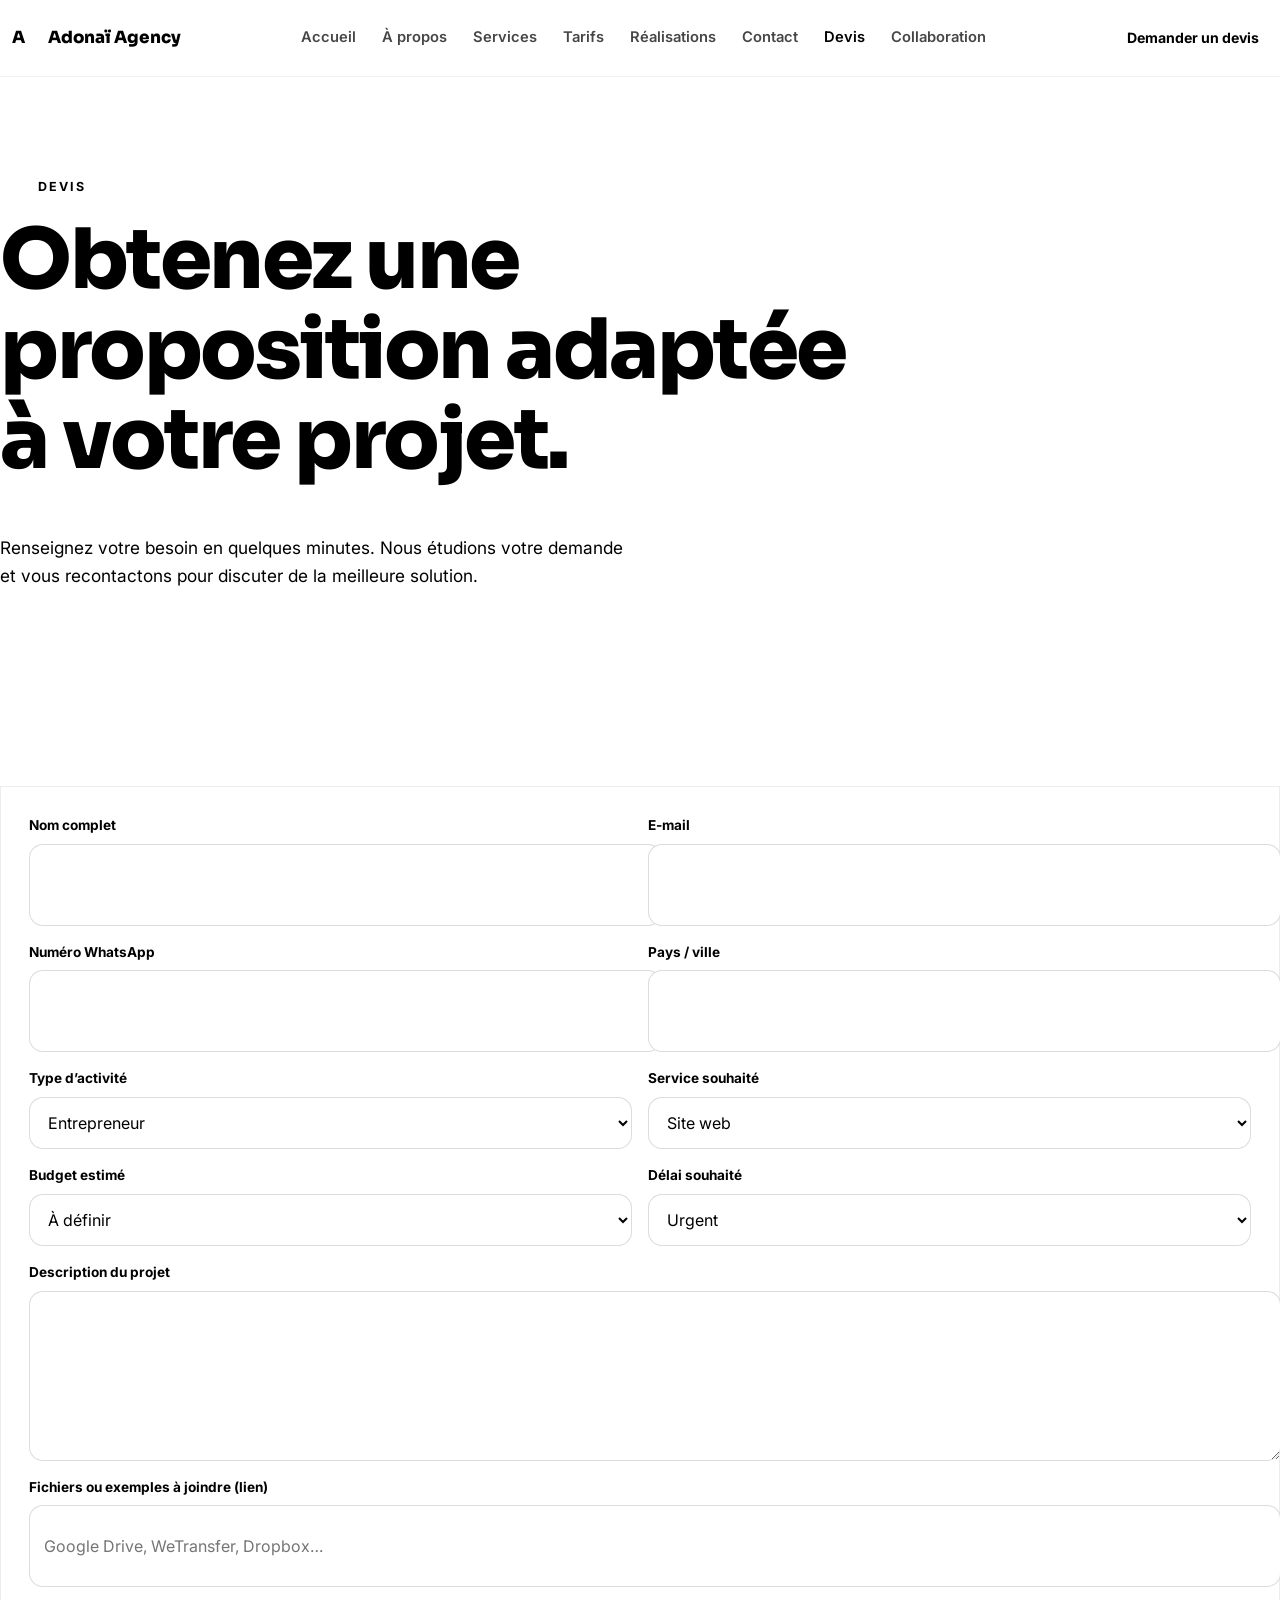
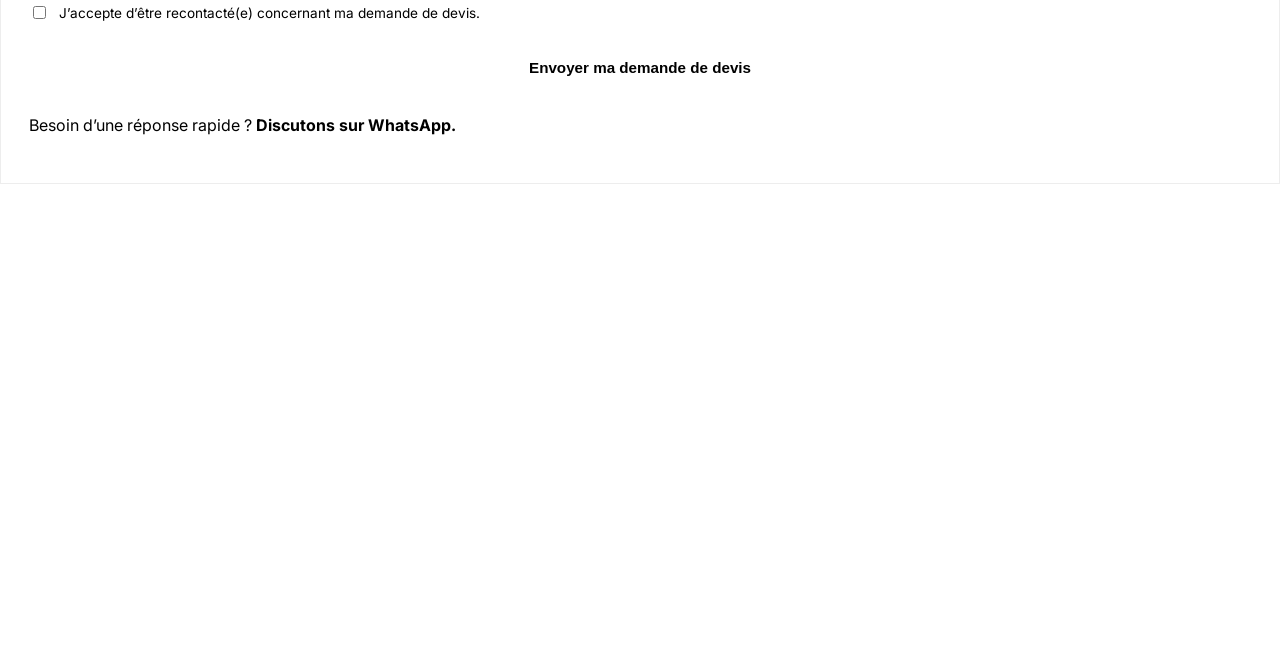
<file: devis.html>
<!doctype html>
<html lang="fr"><head><meta charset="utf-8"><meta name="viewport" content="width=device-width,initial-scale=1">
<title>Demander un devis | Adonaï Agency</title><meta name="description" content="Demandez un devis pour votre projet digital.">
<meta property="og:title" content="Demander un devis | Adonaï Agency"><meta property="og:description" content="Demandez un devis pour votre projet digital.">
<link rel="preconnect" href="https://fonts.googleapis.com"><link rel="preconnect" href="https://fonts.gstatic.com" crossorigin>
<link href="https://fonts.googleapis.com/css2?family=Inter:wght@400;500;600;700&family=Sora:wght@600;700;800&display=swap" rel="stylesheet">
<link rel="stylesheet" href="styles.css"></head><body>
<header class="site"><div class="container nav"><a class="brand" href="index.html"><span class="brand-mark">A</span> Adonaï Agency</a>
<nav class="nav-links" aria-label="Navigation principale"><a href="index.html">Accueil</a><a href="a-propos.html">À propos</a><a href="services.html">Services</a><a href="tarifs.html">Tarifs</a><a href="realisations.html">Réalisations</a><a href="contact.html">Contact</a><a href="devis.html" class="active">Devis</a><a href="carrieres.html">Collaboration</a></nav>
<div class="nav-cta"><a class="btn btn-primary btn-sm" href="devis.html">Demander un devis</a></div>
<button class="burger" aria-label="Ouvrir le menu" aria-expanded="false" aria-controls="drawer"><span></span><span></span><span></span></button></div></header>
<div id="drawer" class="drawer" role="dialog" aria-modal="true" aria-label="Menu principal"><nav><a href="index.html">Accueil</a><a href="a-propos.html">À propos</a><a href="services.html">Services</a><a href="tarifs.html">Tarifs</a><a href="realisations.html">Réalisations</a><a href="contact.html">Contact</a><a href="devis.html">Devis</a><a href="carrieres.html">Collaboration</a></nav>
<div class="drawer-actions"><a class="btn btn-primary" href="devis.html">Demander un devis</a><a class="btn btn-outline" href="https://wa.me/22953538609" target="_blank" rel="noopener">Discuter sur WhatsApp</a></div>
<div class="drawer-contact"><p>quentinadonai@gmail.com<br>+229 53 53 86 09<br>Bénin</p></div></div>
<main><section class="page-hero"><div class="container"><span class="eyebrow">Devis</span><h1>Obtenez une proposition adaptée à votre projet.</h1><p class="lead">Renseignez votre besoin en quelques minutes. Nous étudions votre demande et vous recontactons pour discuter de la meilleure solution.</p></div></section><section class="section"><div class="container"><div class="card reveal"><form data-form novalidate><div class="form-row"><div class="field"><label for="d-nom">Nom complet</label><input id="d-nom" name="Nom complet" required></div><div class="field"><label for="d-email">E-mail</label><input id="d-email" type="email" name="E-mail" required></div></div><div class="form-row"><div class="field"><label for="d-wa">Numéro WhatsApp</label><input id="d-wa" name="Numéro WhatsApp" required></div><div class="field"><label for="d-ville">Pays / ville</label><input id="d-ville" name="Pays / ville" required></div></div><div class="form-row"><div class="field"><label for="d-activite">Type d’activité</label><select id="d-activite" name="Type d’activité"><option>Entrepreneur</option><option>PME</option><option>Commerçant</option><option>Boutique</option><option>Couturier / styliste</option><option>Restaurant</option><option>Étudiant</option><option>Professionnel</option><option>Indépendant</option><option>Autre</option></select></div><div class="field"><label for="d-service">Service souhaité</label><select id="d-service" name="Service souhaité"><option>Site web</option><option>Design graphique</option><option>Logo</option><option>Affiche / flyer</option><option>Visuel de mannequin IA</option><option>CV</option><option>Lettre de motivation</option><option>Google Business Profile</option><option>Intégration WhatsApp</option><option>Menu digital avec QR code</option><option>Autre</option></select></div></div><div class="form-row"><div class="field"><label for="d-budget">Budget estimé</label><select id="d-budget" name="Budget estimé"><option>À définir</option><option>Moins de 50 000 FCFA</option><option>50 000 à 100 000 FCFA</option><option>100 000 à 200 000 FCFA</option><option>200 000 à 500 000 FCFA</option><option>Plus de 500 000 FCFA</option></select></div><div class="field"><label for="d-delai">Délai souhaité</label><select id="d-delai" name="Délai souhaité"><option>Urgent</option><option>Moins d’une semaine</option><option>1 à 2 semaines</option><option>2 à 4 semaines</option><option>Flexible</option></select></div></div><div class="field"><label for="d-desc">Description du projet</label><textarea id="d-desc" name="Description du projet" required></textarea></div><div class="field"><label for="d-fichier">Fichiers ou exemples à joindre (lien)</label><input id="d-fichier" name="Lien vers fichiers ou exemples" placeholder="Google Drive, WeTransfer, Dropbox…"></div><label class="consent"><input type="checkbox" required> J’accepte d’être recontacté(e) concernant ma demande de devis.</label><div class="success">Merci pour votre demande. Adonaï Agency vous recontactera dans les meilleurs délais pour discuter de votre projet.</div><button class="btn btn-primary" type="submit">Envoyer ma demande de devis</button></form><p style="margin-top:20px">Besoin d’une réponse rapide ? <a href="https://wa.me/22953538609" target="_blank" rel="noopener" style="font-weight:700">Discutons sur WhatsApp.</a></p></div></div></section></main>
<footer class="site"><div class="container"><div class="footer-grid"><div><a class="brand" href="index.html" style="color:#fff"><span class="brand-mark">A</span> Adonaï Agency</a><p style="color:rgba(255,255,255,.7);max-width:360px">Digital. Créativité. Impact. Un partenaire créatif et digital pour les entrepreneurs, entreprises et créateurs au Bénin et en Afrique francophone.</p></div>
<div><h3 style="color:#fff">Navigation</h3><p><a href="a-propos.html">À propos</a><br><a href="services.html">Services</a><br><a href="tarifs.html">Tarifs</a><br><a href="realisations.html">Réalisations</a><br><a href="carrieres.html">Collaboration</a></p></div>
<div><h3 style="color:#fff">Contact</h3><p><a href="https://wa.me/22953538609" target="_blank" rel="noopener">WhatsApp : +229 53 53 86 09</a><br><a href="mailto:quentinadonai@gmail.com">quentinadonai@gmail.com</a><br><a href="mentions-legales.html">Mentions légales</a><br><a href="confidentialite.html">Confidentialité</a></p></div></div>
<div class="footer-bottom"><span>© 2026 Adonaï Agency. Tous droits réservés.</span><span>Bénin · Afrique francophone</span></div></div></footer>
<script src="script.js"></script></body></html>
</file>
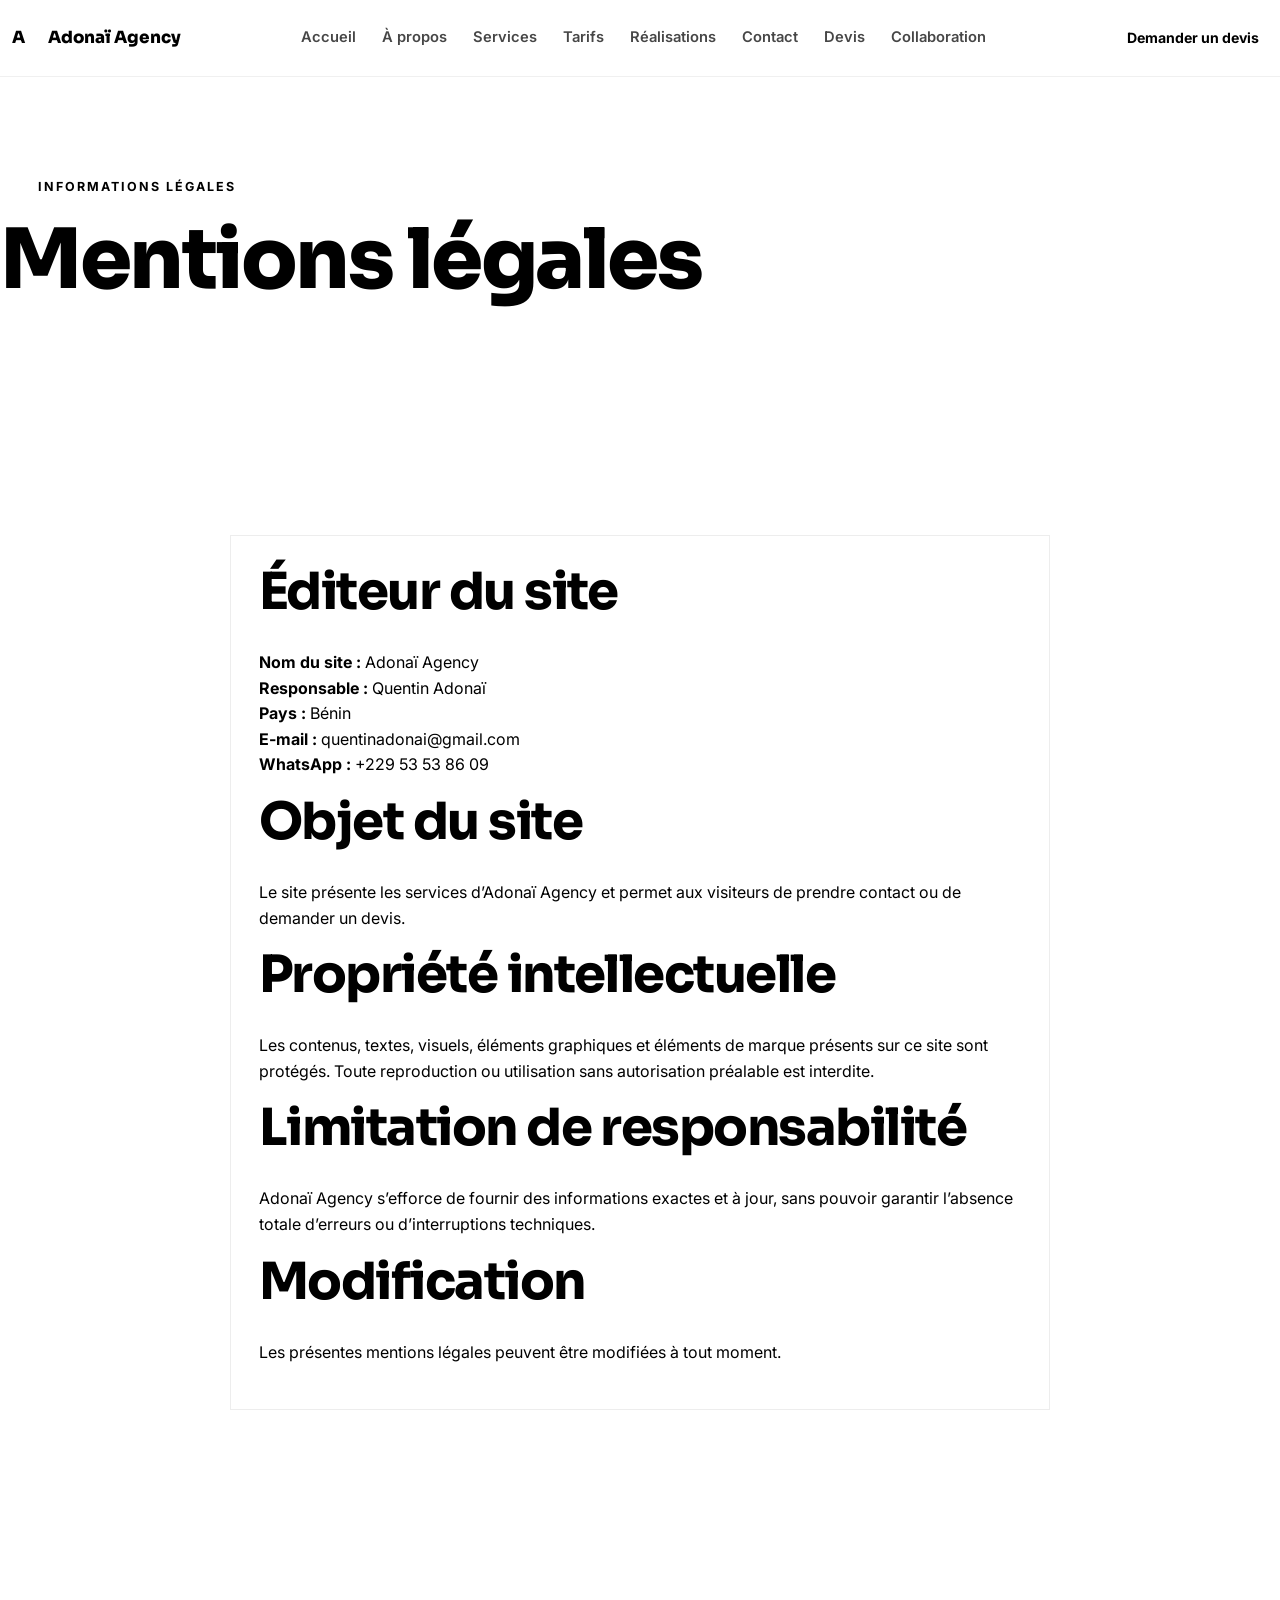
<file: mentions-legales.html>
<!doctype html>
<html lang="fr"><head><meta charset="utf-8"><meta name="viewport" content="width=device-width,initial-scale=1">
<title>Mentions légales | Adonaï Agency</title><meta name="description" content="Mentions légales du site Adonaï Agency.">
<meta property="og:title" content="Mentions légales | Adonaï Agency"><meta property="og:description" content="Mentions légales du site Adonaï Agency.">
<link rel="preconnect" href="https://fonts.googleapis.com"><link rel="preconnect" href="https://fonts.gstatic.com" crossorigin>
<link href="https://fonts.googleapis.com/css2?family=Inter:wght@400;500;600;700&family=Sora:wght@600;700;800&display=swap" rel="stylesheet">
<link rel="stylesheet" href="styles.css"></head><body>
<header class="site"><div class="container nav"><a class="brand" href="index.html"><span class="brand-mark">A</span> Adonaï Agency</a>
<nav class="nav-links" aria-label="Navigation principale"><a href="index.html">Accueil</a><a href="a-propos.html">À propos</a><a href="services.html">Services</a><a href="tarifs.html">Tarifs</a><a href="realisations.html">Réalisations</a><a href="contact.html">Contact</a><a href="devis.html">Devis</a><a href="carrieres.html">Collaboration</a></nav>
<div class="nav-cta"><a class="btn btn-primary btn-sm" href="devis.html">Demander un devis</a></div>
<button class="burger" aria-label="Ouvrir le menu" aria-expanded="false" aria-controls="drawer"><span></span><span></span><span></span></button></div></header>
<div id="drawer" class="drawer" role="dialog" aria-modal="true" aria-label="Menu principal"><nav><a href="index.html">Accueil</a><a href="a-propos.html">À propos</a><a href="services.html">Services</a><a href="tarifs.html">Tarifs</a><a href="realisations.html">Réalisations</a><a href="contact.html">Contact</a><a href="devis.html">Devis</a><a href="carrieres.html">Collaboration</a></nav>
<div class="drawer-actions"><a class="btn btn-primary" href="devis.html">Demander un devis</a><a class="btn btn-outline" href="https://wa.me/22953538609" target="_blank" rel="noopener">Discuter sur WhatsApp</a></div>
<div class="drawer-contact"><p>quentinadonai@gmail.com<br>+229 53 53 86 09<br>Bénin</p></div></div>
<main><section class="page-hero"><div class="container"><span class="eyebrow">Informations légales</span><h1>Mentions légales</h1></div></section><section class="section"><div class="container" style="max-width:820px"><div class="card"><h2>Éditeur du site</h2><p><strong>Nom du site :</strong> Adonaï Agency<br><strong>Responsable :</strong> Quentin Adonaï<br><strong>Pays :</strong> Bénin<br><strong>E-mail :</strong> <a href="mailto:quentinadonai@gmail.com">quentinadonai@gmail.com</a><br><strong>WhatsApp :</strong> <a href="https://wa.me/22953538609" target="_blank" rel="noopener">+229 53 53 86 09</a></p><h2>Objet du site</h2><p>Le site présente les services d’Adonaï Agency et permet aux visiteurs de prendre contact ou de demander un devis.</p><h2>Propriété intellectuelle</h2><p>Les contenus, textes, visuels, éléments graphiques et éléments de marque présents sur ce site sont protégés. Toute reproduction ou utilisation sans autorisation préalable est interdite.</p><h2>Limitation de responsabilité</h2><p>Adonaï Agency s’efforce de fournir des informations exactes et à jour, sans pouvoir garantir l’absence totale d’erreurs ou d’interruptions techniques.</p><h2>Modification</h2><p>Les présentes mentions légales peuvent être modifiées à tout moment.</p></div></div></section></main>
<footer class="site"><div class="container"><div class="footer-grid"><div><a class="brand" href="index.html" style="color:#fff"><span class="brand-mark">A</span> Adonaï Agency</a><p style="color:rgba(255,255,255,.7);max-width:360px">Digital. Créativité. Impact. Un partenaire créatif et digital pour les entrepreneurs, entreprises et créateurs au Bénin et en Afrique francophone.</p></div>
<div><h3 style="color:#fff">Navigation</h3><p><a href="a-propos.html">À propos</a><br><a href="services.html">Services</a><br><a href="tarifs.html">Tarifs</a><br><a href="realisations.html">Réalisations</a><br><a href="carrieres.html">Collaboration</a></p></div>
<div><h3 style="color:#fff">Contact</h3><p><a href="https://wa.me/22953538609" target="_blank" rel="noopener">WhatsApp : +229 53 53 86 09</a><br><a href="mailto:quentinadonai@gmail.com">quentinadonai@gmail.com</a><br><a href="mentions-legales.html">Mentions légales</a><br><a href="confidentialite.html">Confidentialité</a></p></div></div>
<div class="footer-bottom"><span>© 2026 Adonaï Agency. Tous droits réservés.</span><span>Bénin · Afrique francophone</span></div></div></footer>
<script src="script.js"></script></body></html>
</file>
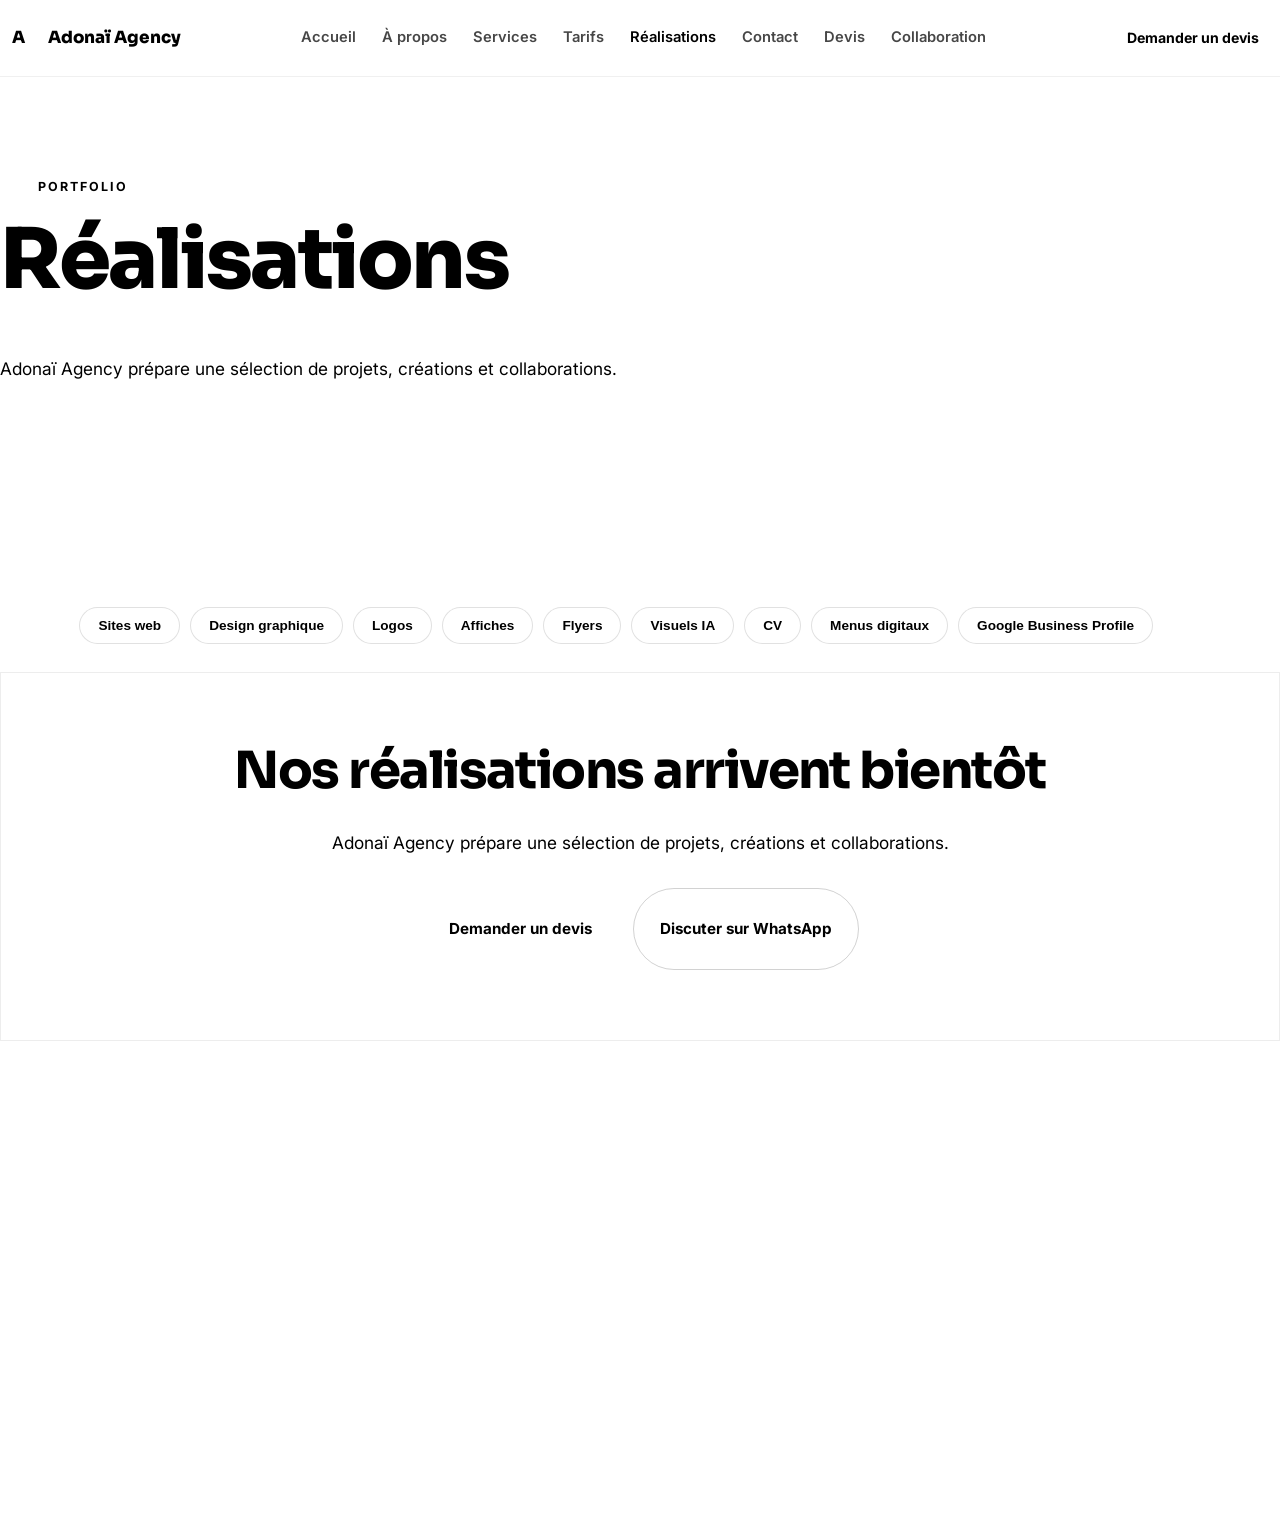
<file: realisations.html>
<!doctype html>
<html lang="fr"><head><meta charset="utf-8"><meta name="viewport" content="width=device-width,initial-scale=1">
<title>Réalisations | Adonaï Agency</title><meta name="description" content="Réalisations, créations et collaborations d’Adonaï Agency.">
<meta property="og:title" content="Réalisations | Adonaï Agency"><meta property="og:description" content="Réalisations, créations et collaborations d’Adonaï Agency.">
<link rel="preconnect" href="https://fonts.googleapis.com"><link rel="preconnect" href="https://fonts.gstatic.com" crossorigin>
<link href="https://fonts.googleapis.com/css2?family=Inter:wght@400;500;600;700&family=Sora:wght@600;700;800&display=swap" rel="stylesheet">
<link rel="stylesheet" href="styles.css"></head><body>
<header class="site"><div class="container nav"><a class="brand" href="index.html"><span class="brand-mark">A</span> Adonaï Agency</a>
<nav class="nav-links" aria-label="Navigation principale"><a href="index.html">Accueil</a><a href="a-propos.html">À propos</a><a href="services.html">Services</a><a href="tarifs.html">Tarifs</a><a href="realisations.html" class="active">Réalisations</a><a href="contact.html">Contact</a><a href="devis.html">Devis</a><a href="carrieres.html">Collaboration</a></nav>
<div class="nav-cta"><a class="btn btn-primary btn-sm" href="devis.html">Demander un devis</a></div>
<button class="burger" aria-label="Ouvrir le menu" aria-expanded="false" aria-controls="drawer"><span></span><span></span><span></span></button></div></header>
<div id="drawer" class="drawer" role="dialog" aria-modal="true" aria-label="Menu principal"><nav><a href="index.html">Accueil</a><a href="a-propos.html">À propos</a><a href="services.html">Services</a><a href="tarifs.html">Tarifs</a><a href="realisations.html">Réalisations</a><a href="contact.html">Contact</a><a href="devis.html">Devis</a><a href="carrieres.html">Collaboration</a></nav>
<div class="drawer-actions"><a class="btn btn-primary" href="devis.html">Demander un devis</a><a class="btn btn-outline" href="https://wa.me/22953538609" target="_blank" rel="noopener">Discuter sur WhatsApp</a></div>
<div class="drawer-contact"><p>quentinadonai@gmail.com<br>+229 53 53 86 09<br>Bénin</p></div></div>
<main><section class="page-hero"><div class="container"><span class="eyebrow">Portfolio</span><h1>Réalisations</h1><p class="lead">Adonaï Agency prépare une sélection de projets, créations et collaborations.</p></div></section><section class="section"><div class="container"><div class="filters"><button class="filter active" data-filter="all">Tous</button><button class="filter" data-filter="Sites web">Sites web</button><button class="filter" data-filter="Design graphique">Design graphique</button><button class="filter" data-filter="Logos">Logos</button><button class="filter" data-filter="Affiches">Affiches</button><button class="filter" data-filter="Flyers">Flyers</button><button class="filter" data-filter="Visuels IA">Visuels IA</button><button class="filter" data-filter="CV">CV</button><button class="filter" data-filter="Menus digitaux">Menus digitaux</button><button class="filter" data-filter="Google Business Profile">Google Business Profile</button></div><div class="card reveal" style="text-align:center;padding:70px 30px"><h2>Nos réalisations arrivent bientôt</h2><p class="lead" style="margin-inline:auto">Adonaï Agency prépare une sélection de projets, créations et collaborations.</p><div class="hero-actions" style="justify-content:center"><a class="btn btn-primary" href="devis.html">Demander un devis</a><a class="btn btn-outline" href="https://wa.me/22953538609" target="_blank" rel="noopener">Discuter sur WhatsApp</a></div></div></div></section></main>
<footer class="site"><div class="container"><div class="footer-grid"><div><a class="brand" href="index.html" style="color:#fff"><span class="brand-mark">A</span> Adonaï Agency</a><p style="color:rgba(255,255,255,.7);max-width:360px">Digital. Créativité. Impact. Un partenaire créatif et digital pour les entrepreneurs, entreprises et créateurs au Bénin et en Afrique francophone.</p></div>
<div><h3 style="color:#fff">Navigation</h3><p><a href="a-propos.html">À propos</a><br><a href="services.html">Services</a><br><a href="tarifs.html">Tarifs</a><br><a href="realisations.html">Réalisations</a><br><a href="carrieres.html">Collaboration</a></p></div>
<div><h3 style="color:#fff">Contact</h3><p><a href="https://wa.me/22953538609" target="_blank" rel="noopener">WhatsApp : +229 53 53 86 09</a><br><a href="mailto:quentinadonai@gmail.com">quentinadonai@gmail.com</a><br><a href="mentions-legales.html">Mentions légales</a><br><a href="confidentialite.html">Confidentialité</a></p></div></div>
<div class="footer-bottom"><span>© 2026 Adonaï Agency. Tous droits réservés.</span><span>Bénin · Afrique francophone</span></div></div></footer>
<script src="script.js"></script></body></html>
</file>
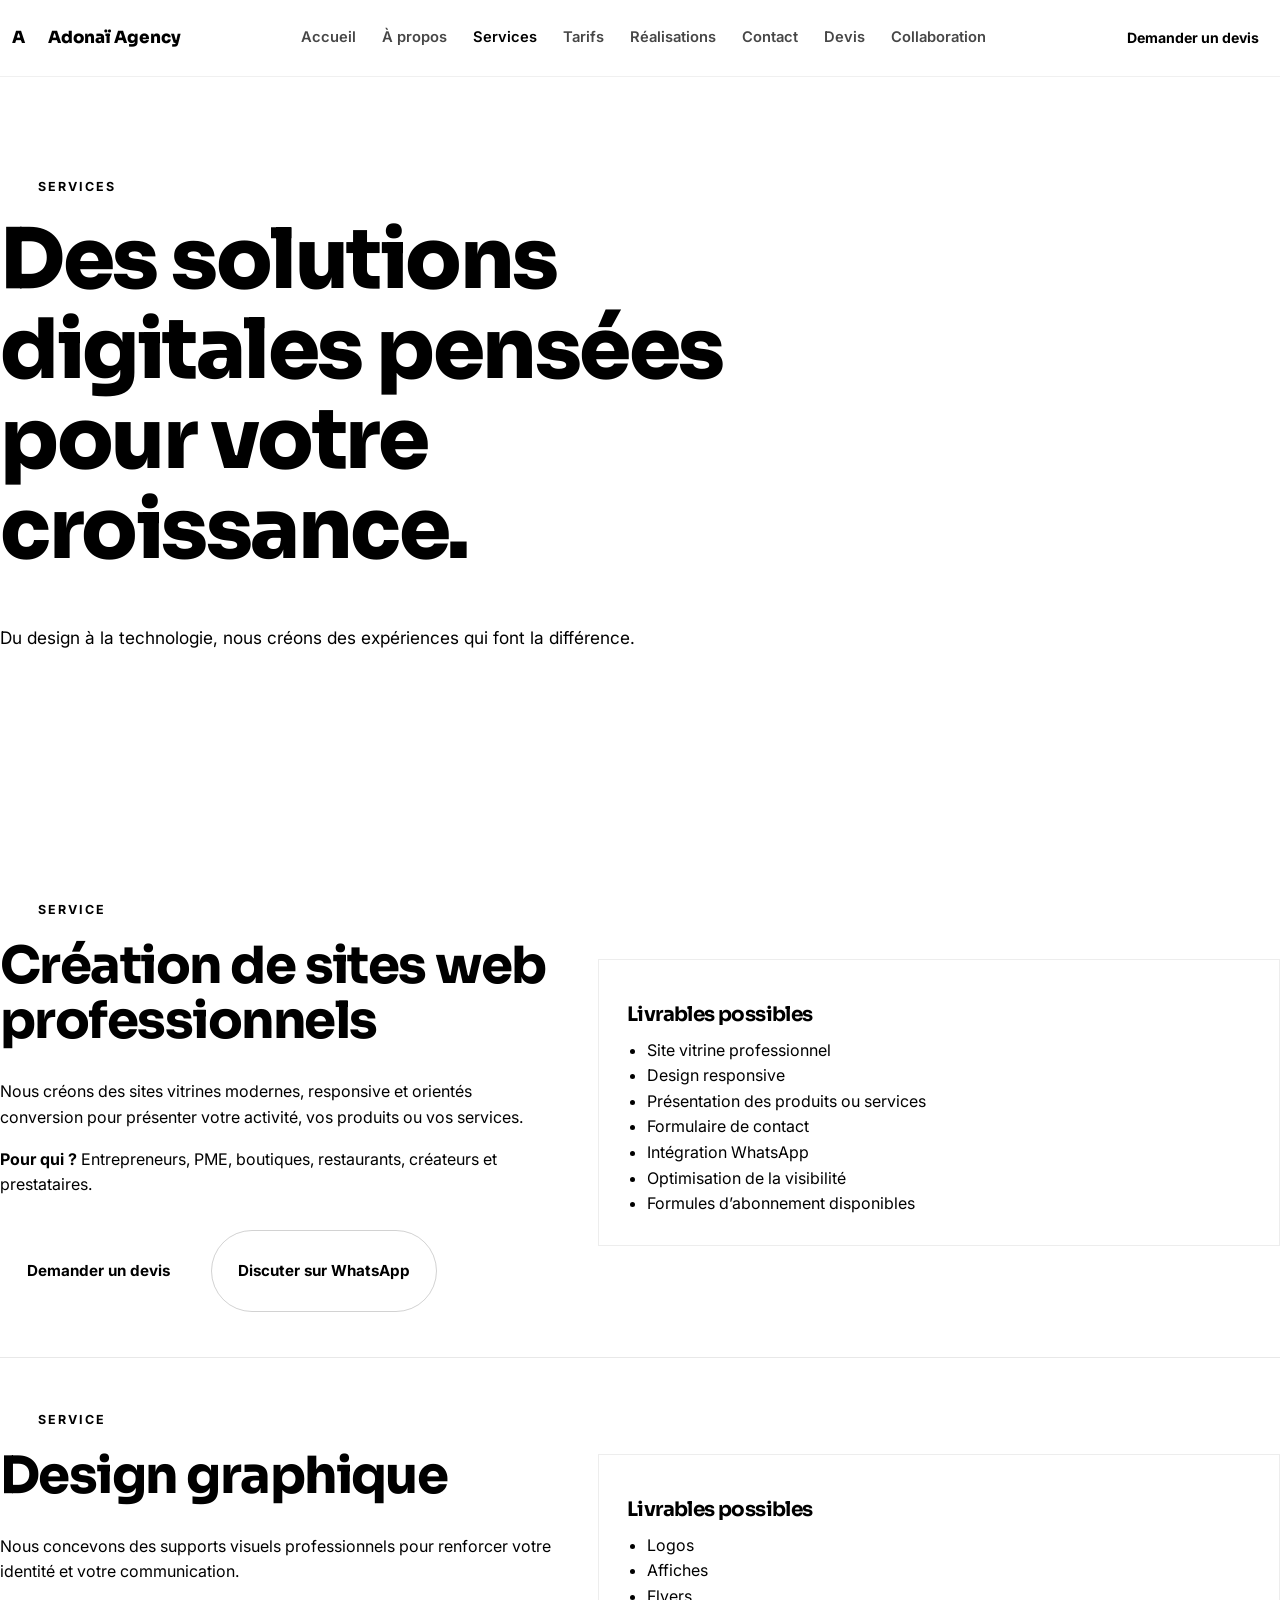
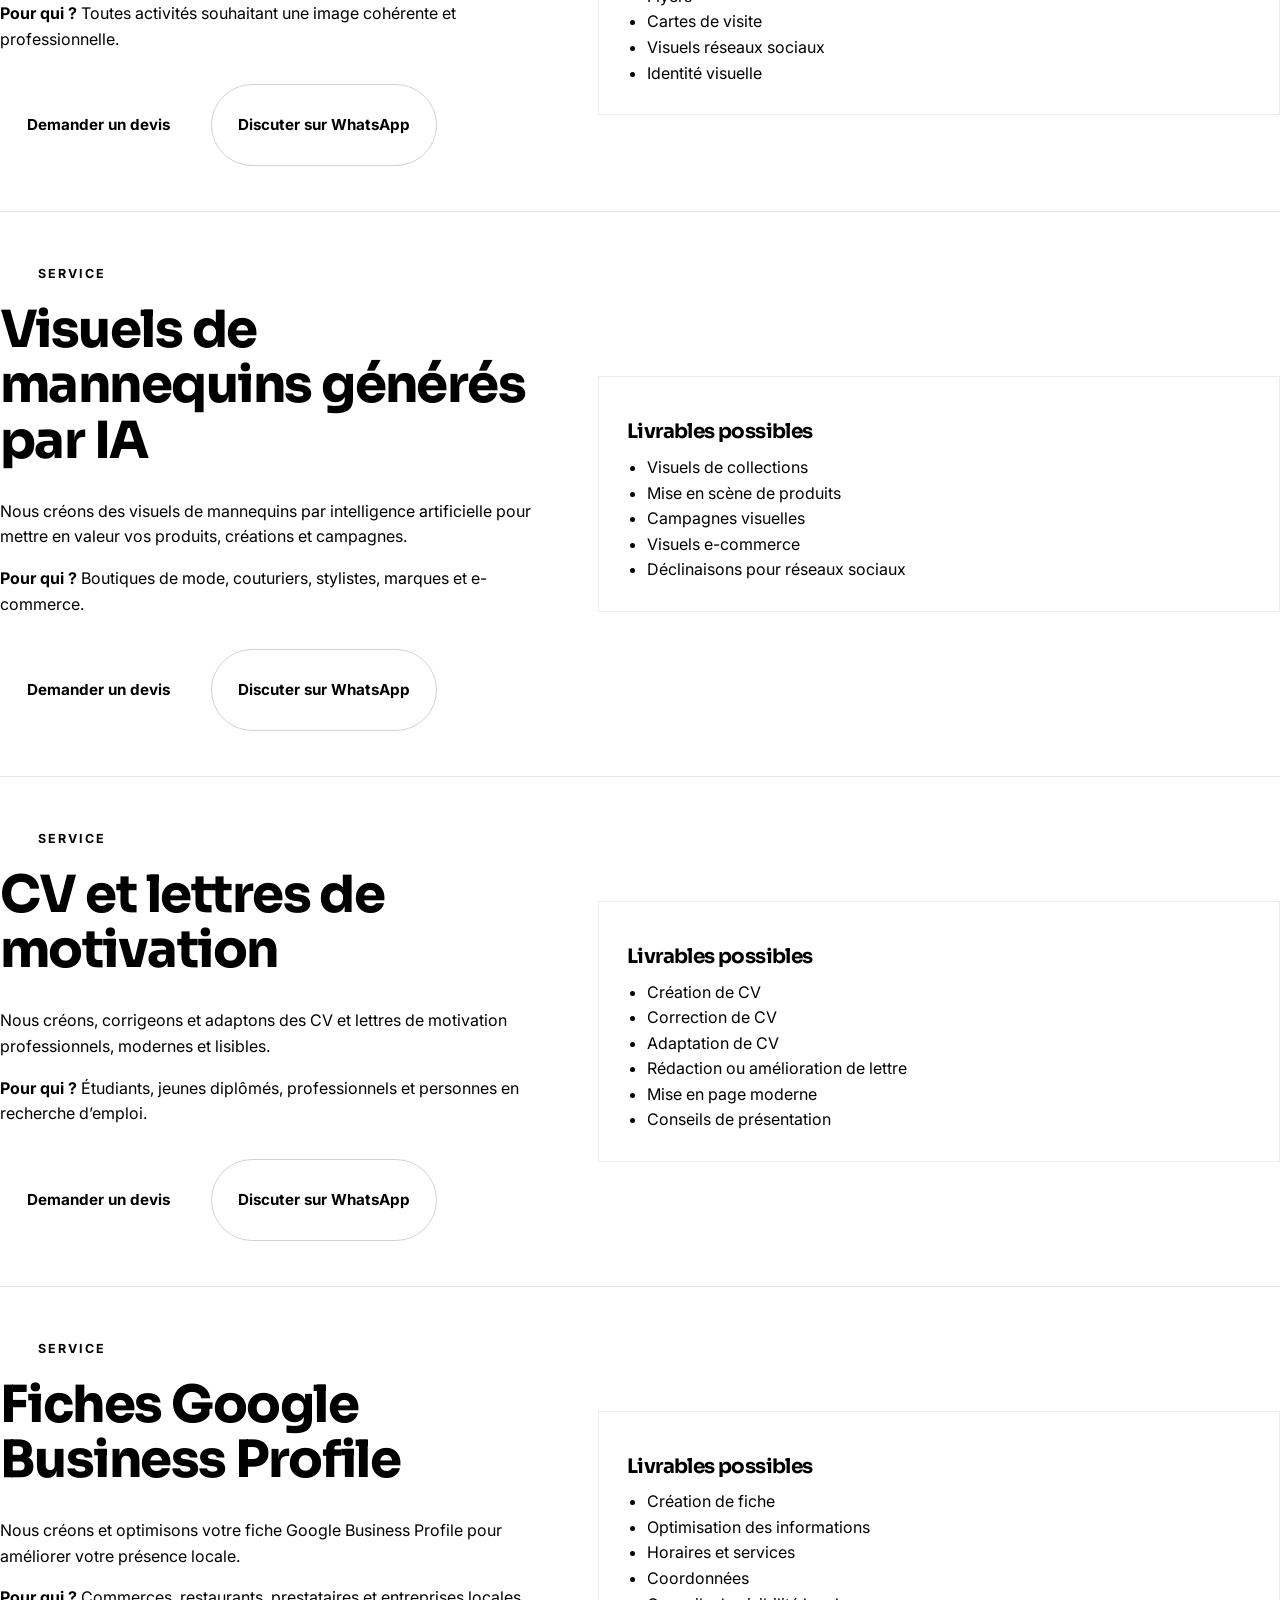
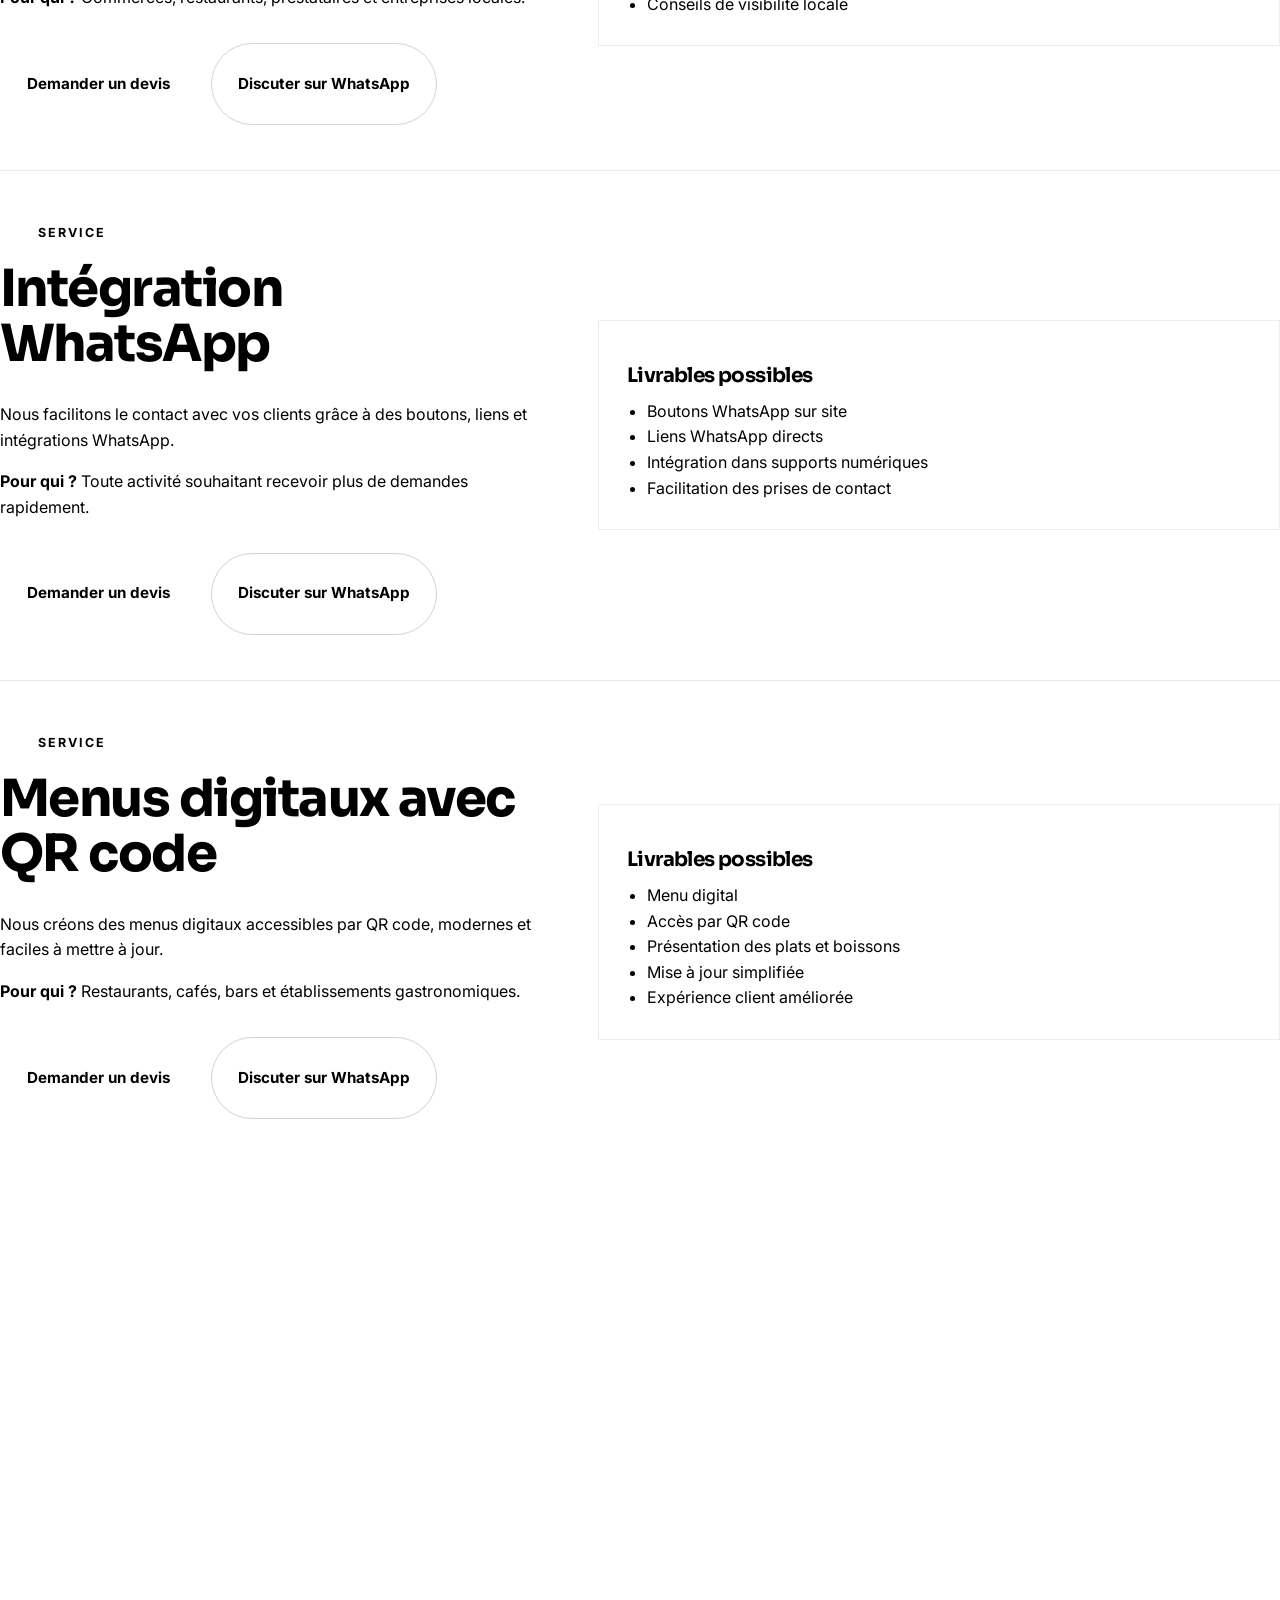
<file: services.html>
<!doctype html>
<html lang="fr"><head><meta charset="utf-8"><meta name="viewport" content="width=device-width,initial-scale=1">
<title>Services | Adonaï Agency</title><meta name="description" content="Sites web, design graphique, visuels IA, CV, Google Business Profile, WhatsApp et menus digitaux.">
<meta property="og:title" content="Services | Adonaï Agency"><meta property="og:description" content="Sites web, design graphique, visuels IA, CV, Google Business Profile, WhatsApp et menus digitaux.">
<link rel="preconnect" href="https://fonts.googleapis.com"><link rel="preconnect" href="https://fonts.gstatic.com" crossorigin>
<link href="https://fonts.googleapis.com/css2?family=Inter:wght@400;500;600;700&family=Sora:wght@600;700;800&display=swap" rel="stylesheet">
<link rel="stylesheet" href="styles.css"></head><body>
<header class="site"><div class="container nav"><a class="brand" href="index.html"><span class="brand-mark">A</span> Adonaï Agency</a>
<nav class="nav-links" aria-label="Navigation principale"><a href="index.html">Accueil</a><a href="a-propos.html">À propos</a><a href="services.html" class="active">Services</a><a href="tarifs.html">Tarifs</a><a href="realisations.html">Réalisations</a><a href="contact.html">Contact</a><a href="devis.html">Devis</a><a href="carrieres.html">Collaboration</a></nav>
<div class="nav-cta"><a class="btn btn-primary btn-sm" href="devis.html">Demander un devis</a></div>
<button class="burger" aria-label="Ouvrir le menu" aria-expanded="false" aria-controls="drawer"><span></span><span></span><span></span></button></div></header>
<div id="drawer" class="drawer" role="dialog" aria-modal="true" aria-label="Menu principal"><nav><a href="index.html">Accueil</a><a href="a-propos.html">À propos</a><a href="services.html">Services</a><a href="tarifs.html">Tarifs</a><a href="realisations.html">Réalisations</a><a href="contact.html">Contact</a><a href="devis.html">Devis</a><a href="carrieres.html">Collaboration</a></nav>
<div class="drawer-actions"><a class="btn btn-primary" href="devis.html">Demander un devis</a><a class="btn btn-outline" href="https://wa.me/22953538609" target="_blank" rel="noopener">Discuter sur WhatsApp</a></div>
<div class="drawer-contact"><p>quentinadonai@gmail.com<br>+229 53 53 86 09<br>Bénin</p></div></div>
<main><section class="page-hero"><div class="container"><span class="eyebrow">Services</span><h1>Des solutions digitales pensées pour votre croissance.</h1><p class="lead">Du design à la technologie, nous créons des expériences qui font la différence.</p></div></section><section class="section"><div class="container"><article class="service reveal"><div><span class="eyebrow">Service</span><h2>Création de sites web professionnels</h2><p>Nous créons des sites vitrines modernes, responsive et orientés conversion pour présenter votre activité, vos produits ou vos services.</p><p><strong>Pour qui ?</strong> Entrepreneurs, PME, boutiques, restaurants, créateurs et prestataires.</p><div class="hero-actions"><a class="btn btn-primary" href="devis.html">Demander un devis</a><a class="btn btn-outline" href="https://wa.me/22953538609" target="_blank" rel="noopener">Discuter sur WhatsApp</a></div></div><div class="card"><h3>Livrables possibles</h3><ul><li>Site vitrine professionnel</li><li>Design responsive</li><li>Présentation des produits ou services</li><li>Formulaire de contact</li><li>Intégration WhatsApp</li><li>Optimisation de la visibilité</li><li>Formules d’abonnement disponibles</li></ul></div></article><article class="service reveal"><div><span class="eyebrow">Service</span><h2>Design graphique</h2><p>Nous concevons des supports visuels professionnels pour renforcer votre identité et votre communication.</p><p><strong>Pour qui ?</strong> Toutes activités souhaitant une image cohérente et professionnelle.</p><div class="hero-actions"><a class="btn btn-primary" href="devis.html">Demander un devis</a><a class="btn btn-outline" href="https://wa.me/22953538609" target="_blank" rel="noopener">Discuter sur WhatsApp</a></div></div><div class="card"><h3>Livrables possibles</h3><ul><li>Logos</li><li>Affiches</li><li>Flyers</li><li>Cartes de visite</li><li>Visuels réseaux sociaux</li><li>Identité visuelle</li></ul></div></article><article class="service reveal"><div><span class="eyebrow">Service</span><h2>Visuels de mannequins générés par IA</h2><p>Nous créons des visuels de mannequins par intelligence artificielle pour mettre en valeur vos produits, créations et campagnes.</p><p><strong>Pour qui ?</strong> Boutiques de mode, couturiers, stylistes, marques et e-commerce.</p><div class="hero-actions"><a class="btn btn-primary" href="devis.html">Demander un devis</a><a class="btn btn-outline" href="https://wa.me/22953538609" target="_blank" rel="noopener">Discuter sur WhatsApp</a></div></div><div class="card"><h3>Livrables possibles</h3><ul><li>Visuels de collections</li><li>Mise en scène de produits</li><li>Campagnes visuelles</li><li>Visuels e-commerce</li><li>Déclinaisons pour réseaux sociaux</li></ul></div></article><article class="service reveal"><div><span class="eyebrow">Service</span><h2>CV et lettres de motivation</h2><p>Nous créons, corrigeons et adaptons des CV et lettres de motivation professionnels, modernes et lisibles.</p><p><strong>Pour qui ?</strong> Étudiants, jeunes diplômés, professionnels et personnes en recherche d’emploi.</p><div class="hero-actions"><a class="btn btn-primary" href="devis.html">Demander un devis</a><a class="btn btn-outline" href="https://wa.me/22953538609" target="_blank" rel="noopener">Discuter sur WhatsApp</a></div></div><div class="card"><h3>Livrables possibles</h3><ul><li>Création de CV</li><li>Correction de CV</li><li>Adaptation de CV</li><li>Rédaction ou amélioration de lettre</li><li>Mise en page moderne</li><li>Conseils de présentation</li></ul></div></article><article class="service reveal"><div><span class="eyebrow">Service</span><h2>Fiches Google Business Profile</h2><p>Nous créons et optimisons votre fiche Google Business Profile pour améliorer votre présence locale.</p><p><strong>Pour qui ?</strong> Commerces, restaurants, prestataires et entreprises locales.</p><div class="hero-actions"><a class="btn btn-primary" href="devis.html">Demander un devis</a><a class="btn btn-outline" href="https://wa.me/22953538609" target="_blank" rel="noopener">Discuter sur WhatsApp</a></div></div><div class="card"><h3>Livrables possibles</h3><ul><li>Création de fiche</li><li>Optimisation des informations</li><li>Horaires et services</li><li>Coordonnées</li><li>Conseils de visibilité locale</li></ul></div></article><article class="service reveal"><div><span class="eyebrow">Service</span><h2>Intégration WhatsApp</h2><p>Nous facilitons le contact avec vos clients grâce à des boutons, liens et intégrations WhatsApp.</p><p><strong>Pour qui ?</strong> Toute activité souhaitant recevoir plus de demandes rapidement.</p><div class="hero-actions"><a class="btn btn-primary" href="devis.html">Demander un devis</a><a class="btn btn-outline" href="https://wa.me/22953538609" target="_blank" rel="noopener">Discuter sur WhatsApp</a></div></div><div class="card"><h3>Livrables possibles</h3><ul><li>Boutons WhatsApp sur site</li><li>Liens WhatsApp directs</li><li>Intégration dans supports numériques</li><li>Facilitation des prises de contact</li></ul></div></article><article class="service reveal"><div><span class="eyebrow">Service</span><h2>Menus digitaux avec QR code</h2><p>Nous créons des menus digitaux accessibles par QR code, modernes et faciles à mettre à jour.</p><p><strong>Pour qui ?</strong> Restaurants, cafés, bars et établissements gastronomiques.</p><div class="hero-actions"><a class="btn btn-primary" href="devis.html">Demander un devis</a><a class="btn btn-outline" href="https://wa.me/22953538609" target="_blank" rel="noopener">Discuter sur WhatsApp</a></div></div><div class="card"><h3>Livrables possibles</h3><ul><li>Menu digital</li><li>Accès par QR code</li><li>Présentation des plats et boissons</li><li>Mise à jour simplifiée</li><li>Expérience client améliorée</li></ul></div></article></div></section></main>
<footer class="site"><div class="container"><div class="footer-grid"><div><a class="brand" href="index.html" style="color:#fff"><span class="brand-mark">A</span> Adonaï Agency</a><p style="color:rgba(255,255,255,.7);max-width:360px">Digital. Créativité. Impact. Un partenaire créatif et digital pour les entrepreneurs, entreprises et créateurs au Bénin et en Afrique francophone.</p></div>
<div><h3 style="color:#fff">Navigation</h3><p><a href="a-propos.html">À propos</a><br><a href="services.html">Services</a><br><a href="tarifs.html">Tarifs</a><br><a href="realisations.html">Réalisations</a><br><a href="carrieres.html">Collaboration</a></p></div>
<div><h3 style="color:#fff">Contact</h3><p><a href="https://wa.me/22953538609" target="_blank" rel="noopener">WhatsApp : +229 53 53 86 09</a><br><a href="mailto:quentinadonai@gmail.com">quentinadonai@gmail.com</a><br><a href="mentions-legales.html">Mentions légales</a><br><a href="confidentialite.html">Confidentialité</a></p></div></div>
<div class="footer-bottom"><span>© 2026 Adonaï Agency. Tous droits réservés.</span><span>Bénin · Afrique francophone</span></div></div></footer>
<script src="script.js"></script></body></html>
</file>
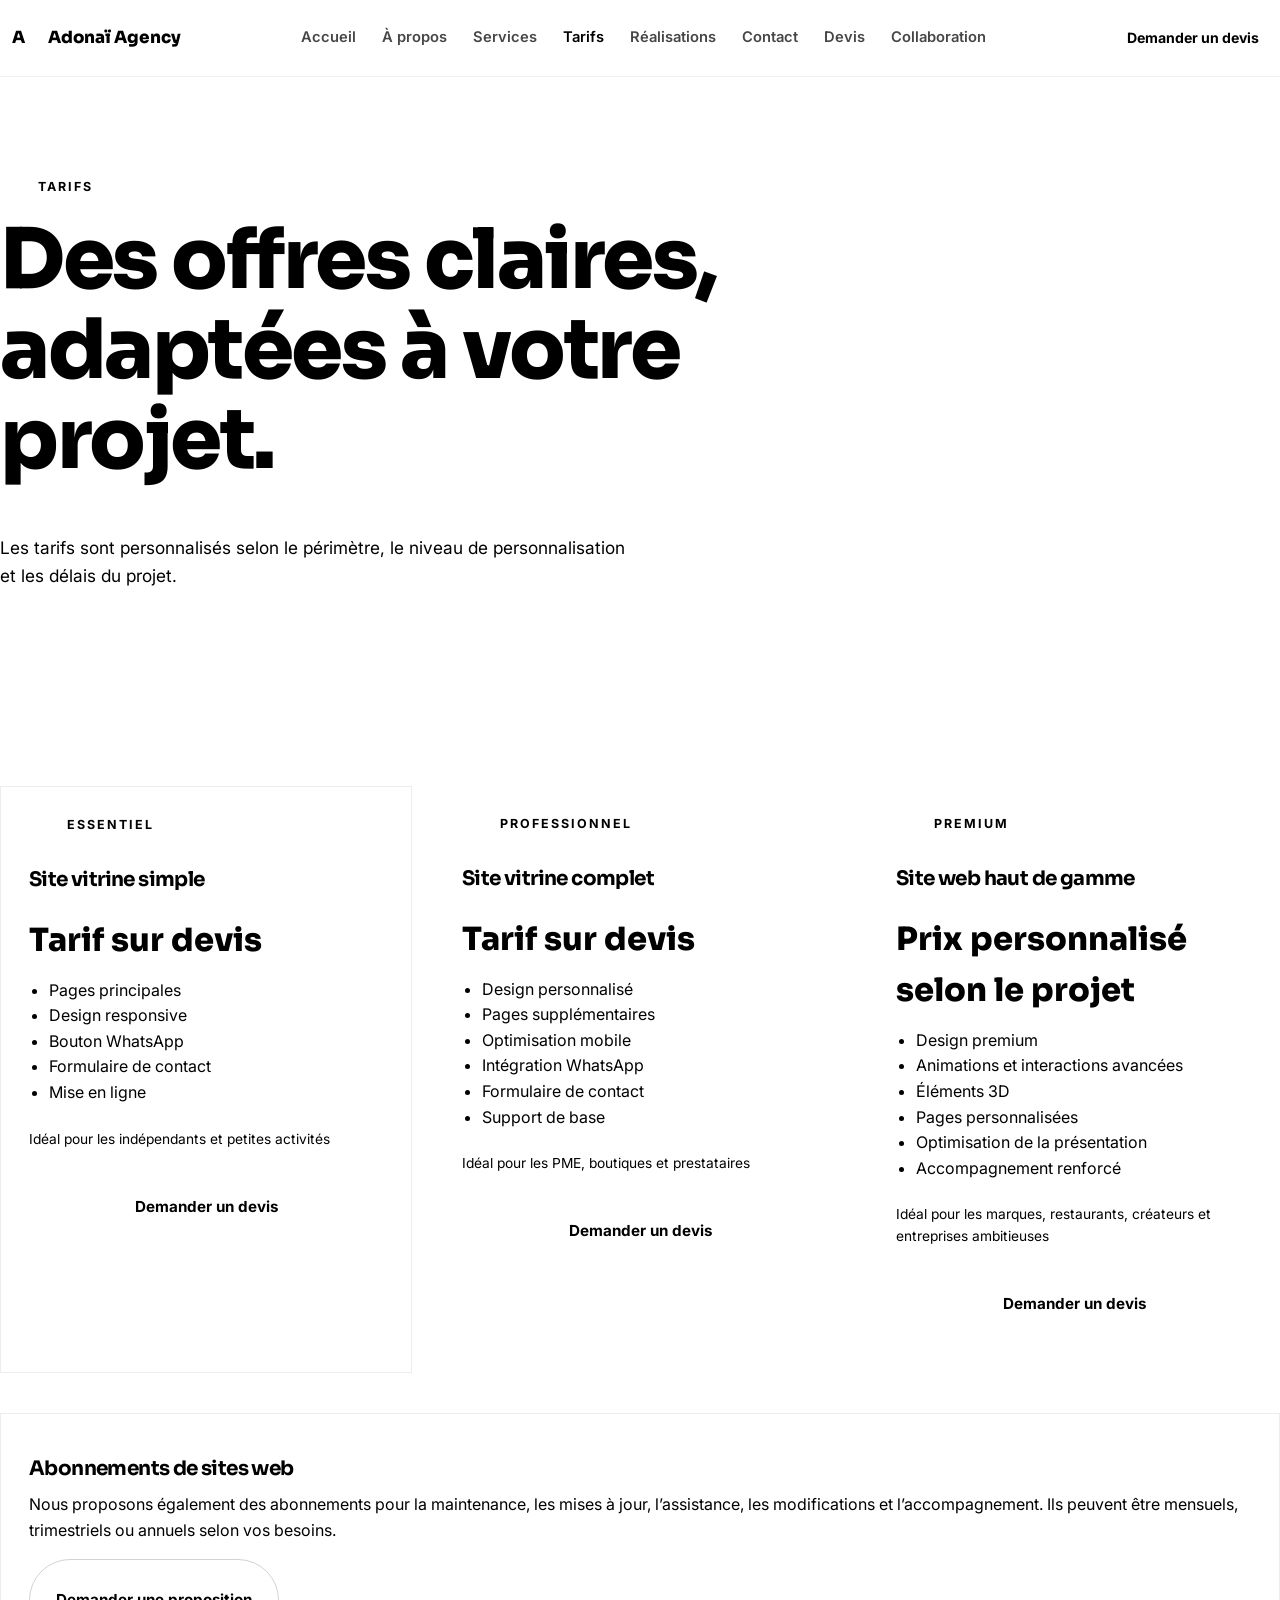
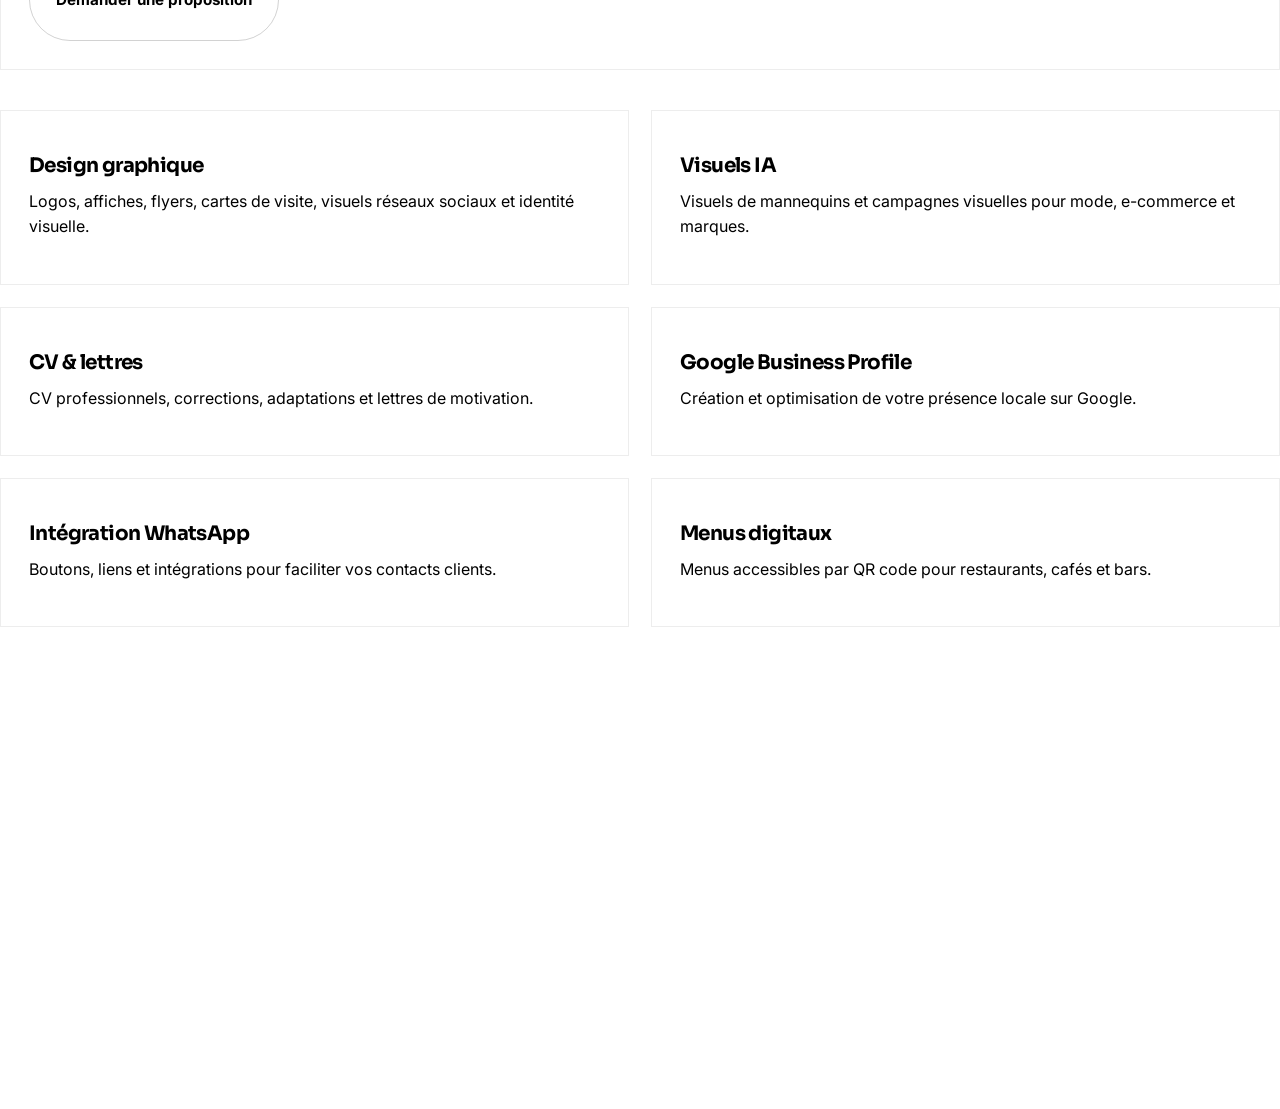
<file: tarifs.html>
<!doctype html>
<html lang="fr"><head><meta charset="utf-8"><meta name="viewport" content="width=device-width,initial-scale=1">
<title>Tarifs | Adonaï Agency</title><meta name="description" content="Formules de sites web et services d’Adonaï Agency.">
<meta property="og:title" content="Tarifs | Adonaï Agency"><meta property="og:description" content="Formules de sites web et services d’Adonaï Agency.">
<link rel="preconnect" href="https://fonts.googleapis.com"><link rel="preconnect" href="https://fonts.gstatic.com" crossorigin>
<link href="https://fonts.googleapis.com/css2?family=Inter:wght@400;500;600;700&family=Sora:wght@600;700;800&display=swap" rel="stylesheet">
<link rel="stylesheet" href="styles.css"></head><body>
<header class="site"><div class="container nav"><a class="brand" href="index.html"><span class="brand-mark">A</span> Adonaï Agency</a>
<nav class="nav-links" aria-label="Navigation principale"><a href="index.html">Accueil</a><a href="a-propos.html">À propos</a><a href="services.html">Services</a><a href="tarifs.html" class="active">Tarifs</a><a href="realisations.html">Réalisations</a><a href="contact.html">Contact</a><a href="devis.html">Devis</a><a href="carrieres.html">Collaboration</a></nav>
<div class="nav-cta"><a class="btn btn-primary btn-sm" href="devis.html">Demander un devis</a></div>
<button class="burger" aria-label="Ouvrir le menu" aria-expanded="false" aria-controls="drawer"><span></span><span></span><span></span></button></div></header>
<div id="drawer" class="drawer" role="dialog" aria-modal="true" aria-label="Menu principal"><nav><a href="index.html">Accueil</a><a href="a-propos.html">À propos</a><a href="services.html">Services</a><a href="tarifs.html">Tarifs</a><a href="realisations.html">Réalisations</a><a href="contact.html">Contact</a><a href="devis.html">Devis</a><a href="carrieres.html">Collaboration</a></nav>
<div class="drawer-actions"><a class="btn btn-primary" href="devis.html">Demander un devis</a><a class="btn btn-outline" href="https://wa.me/22953538609" target="_blank" rel="noopener">Discuter sur WhatsApp</a></div>
<div class="drawer-contact"><p>quentinadonai@gmail.com<br>+229 53 53 86 09<br>Bénin</p></div></div>
<main><section class="page-hero"><div class="container"><span class="eyebrow">Tarifs</span><h1>Des offres claires, adaptées à votre projet.</h1><p class="lead">Les tarifs sont personnalisés selon le périmètre, le niveau de personnalisation et les délais du projet.</p></div></section><section class="section"><div class="container"><div class="grid g3"><article class="card price-card reveal"><span class="eyebrow">Essentiel</span><h3>Site vitrine simple</h3><div class="price">Tarif sur devis</div><ul><li>Pages principales</li><li>Design responsive</li><li>Bouton WhatsApp</li><li>Formulaire de contact</li><li>Mise en ligne</li></ul><p class="small">Idéal pour les indépendants et petites activités</p><a class="btn btn-primary" href="devis.html">Demander un devis</a></article><article class="card price-card featured reveal"><span class="eyebrow">Professionnel</span><h3>Site vitrine complet</h3><div class="price">Tarif sur devis</div><ul><li>Design personnalisé</li><li>Pages supplémentaires</li><li>Optimisation mobile</li><li>Intégration WhatsApp</li><li>Formulaire de contact</li><li>Support de base</li></ul><p class="small">Idéal pour les PME, boutiques et prestataires</p><a class="btn btn-primary" href="devis.html">Demander un devis</a></article><article class="card price-card featured reveal"><span class="eyebrow">Premium</span><h3>Site web haut de gamme</h3><div class="price">Prix personnalisé selon le projet</div><ul><li>Design premium</li><li>Animations et interactions avancées</li><li>Éléments 3D</li><li>Pages personnalisées</li><li>Optimisation de la présentation</li><li>Accompagnement renforcé</li></ul><p class="small">Idéal pour les marques, restaurants, créateurs et entreprises ambitieuses</p><a class="btn btn-primary" href="devis.html">Demander un devis</a></article></div><div class="card reveal" style="margin-top:40px"><h3>Abonnements de sites web</h3><p>Nous proposons également des abonnements pour la maintenance, les mises à jour, l’assistance, les modifications et l’accompagnement. Ils peuvent être mensuels, trimestriels ou annuels selon vos besoins.</p><a class="btn btn-outline" href="contact.html">Demander une proposition</a></div><div class="grid g2" style="margin-top:40px"><div class="card reveal"><h3>Design graphique</h3><p>Logos, affiches, flyers, cartes de visite, visuels réseaux sociaux et identité visuelle.</p></div><div class="card reveal"><h3>Visuels IA</h3><p>Visuels de mannequins et campagnes visuelles pour mode, e-commerce et marques.</p></div><div class="card reveal"><h3>CV & lettres</h3><p>CV professionnels, corrections, adaptations et lettres de motivation.</p></div><div class="card reveal"><h3>Google Business Profile</h3><p>Création et optimisation de votre présence locale sur Google.</p></div><div class="card reveal"><h3>Intégration WhatsApp</h3><p>Boutons, liens et intégrations pour faciliter vos contacts clients.</p></div><div class="card reveal"><h3>Menus digitaux</h3><p>Menus accessibles par QR code pour restaurants, cafés et bars.</p></div></div></div></section></main>
<footer class="site"><div class="container"><div class="footer-grid"><div><a class="brand" href="index.html" style="color:#fff"><span class="brand-mark">A</span> Adonaï Agency</a><p style="color:rgba(255,255,255,.7);max-width:360px">Digital. Créativité. Impact. Un partenaire créatif et digital pour les entrepreneurs, entreprises et créateurs au Bénin et en Afrique francophone.</p></div>
<div><h3 style="color:#fff">Navigation</h3><p><a href="a-propos.html">À propos</a><br><a href="services.html">Services</a><br><a href="tarifs.html">Tarifs</a><br><a href="realisations.html">Réalisations</a><br><a href="carrieres.html">Collaboration</a></p></div>
<div><h3 style="color:#fff">Contact</h3><p><a href="https://wa.me/22953538609" target="_blank" rel="noopener">WhatsApp : +229 53 53 86 09</a><br><a href="mailto:quentinadonai@gmail.com">quentinadonai@gmail.com</a><br><a href="mentions-legales.html">Mentions légales</a><br><a href="confidentialite.html">Confidentialité</a></p></div></div>
<div class="footer-bottom"><span>© 2026 Adonaï Agency. Tous droits réservés.</span><span>Bénin · Afrique francophone</span></div></div></footer>
<script src="script.js"></script></body></html>
</file>
<file: styles.css>
':root{--white:#fff;--off:#F7F7F5;--ink:#0A0A0A;--ink2:#1A1A1A;--muted:#6B6B6B;--gold:#F5B301;--gold-light:#FFD75E;--gold-dark:#D99600;--radius:22px;--shadow:0 18px 50px rgba(10,10,10,.07);--max:1180px}
*{box-sizing:border-box}html{scroll-behavior:smooth}body{margin:0;font-family:Inter,"Segoe UI",system-ui,sans-serif;color:var(--ink);background:var(--white);line-height:1.6;-webkit-font-smoothing:antialiased}
img{max-width:100%;display:block}a{color:inherit;text-decoration:none}
h1,h2,h3,h4{font-family:Sora,Inter,system-ui,sans-serif;line-height:1.08;margin:0 0 .6em;letter-spacing:-.03em}
h1{font-size:clamp(2.6rem,7vw,5.2rem);font-weight:800}h2{font-size:clamp(2rem,4.4vw,3.2rem);font-weight:750}h3{font-size:1.25rem;font-weight:700}
p{margin:0 0 1rem;color:var(--ink2)}small,.small{font-size:.86rem;color:var(--muted)}
.container{width:min(100% - 40px,var(--max));margin-inline:auto}
.section{padding:clamp(70px,9vw,130px) 0}.section.alt{background:var(--off)}
.eyebrow{display:inline-flex;align-items:center;gap:10px;font-size:.78rem;font-weight:700;letter-spacing:.16em;text-transform:uppercase;color:var(--muted);margin-bottom:18px}
.eyebrow::before{content:"";width:28px;height:2px;background:var(--gold)}
.lead{font-size:1.08rem;color:var(--muted);max-width:640px}
.grid{display:grid;gap:22px}.g2{grid-template-columns:repeat(2,1fr)}.g3{grid-template-columns:repeat(3,1fr)}.g4{grid-template-columns:repeat(4,1fr)}
.card{background:#fff;border:1px solid rgba(10,10,10,.07);border-radius:var(--radius);padding:28px;box-shadow:var(--shadow);transition:transform .35s ease,box-shadow .35s ease}
.card:hover{transform:translateY(-6px);box-shadow:0 26px 60px rgba(10,10,10,.11)}
.card h3{margin-top:16px}.icon{width:48px;height:48px;border-radius:14px;background:rgba(245,179,1,.13);display:grid;place-items:center;font-size:1.25rem}
.btn{display:inline-flex;align-items:center;justify-content:center;gap:10px;min-height:52px;padding:14px 26px;border-radius:999px;font-weight:700;font-size:.95rem;border:1px solid transparent;cursor:pointer;transition:.25s}
.btn-primary{background:var(--gold);color:var(--ink)}.btn-primary:hover{background:var(--gold-dark)}
.btn-outline{background:transparent;color:var(--ink);border-color:rgba(10,10,10,.18)}.btn-outline:hover{border-color:var(--ink)}
.btn-sm{min-height:44px;padding:10px 20px;font-size:.88rem}
header.site{position:fixed;inset:0 0 auto;z-index:100;background:rgba(255,255,255,.86);backdrop-filter:blur(14px);border-bottom:1px solid rgba(10,10,10,.06)}
.nav{display:flex;align-items:center;justify-content:space-between;height:76px}
.brand{display:flex;align-items:center;gap:12px;font-weight:800;font-family:Sora,sans-serif;font-size:1.05rem}
.brand-mark{width:36px;height:36px;border-radius:11px;background:linear-gradient(135deg,var(--gold),var(--gold-light));display:grid;place-items:center;color:var(--ink);font-weight:900}
.nav-links{display:flex;align-items:center;gap:26px;font-size:.92rem;font-weight:600}
.nav-links a{opacity:.72}.nav-links a:hover,.nav-links a.active{opacity:1;color:var(--ink)}
.nav-cta{display:flex;gap:10px}
.burger{display:none;width:48px;height:48px;border:0;background:transparent;border-radius:14px;cursor:pointer;position:relative}
.burger span{position:absolute;left:12px;right:12px;height:2px;background:var(--ink);transition:.3s}.burger span:nth-child(1){top:17px}.burger span:nth-child(2){top:24px}.burger span:nth-child(3){top:31px}
.burger[aria-expanded="true"] span:nth-child(1){transform:translateY(7px) rotate(45deg)}.burger[aria-expanded="true"] span:nth-child(2){opacity:0}.burger[aria-expanded="true"] span:nth-child(3){transform:translateY(-7px) rotate(-45deg)}
.drawer{position:fixed;inset:0;background:#fff;z-index:99;display:flex;flex-direction:column;justify-content:center;padding:100px 8vw 40px;transform:translateX(100%);transition:transform .45s cubic-bezier(.2,.8,.2,1);overflow:auto}
.drawer.open{transform:none}.drawer nav{display:grid;gap:8px}.drawer a{font-family:Sora,sans-serif;font-size:clamp(1.7rem,6vw,2.7rem);font-weight:750;padding:8px 0;border-bottom:1px solid rgba(10,10,10,.08)}
.drawer-actions{display:flex;flex-wrap:wrap;gap:12px;margin-top:30px}.drawer-contact{margin-top:35px;color:var(--muted)}
.hero{padding:170px 0 90px;position:relative;overflow:hidden}
.hero-grid{display:grid;grid-template-columns:1.05fr .95fr;gap:50px;align-items:center}
.hero p.lead{font-size:1.15rem}
.hero-actions{display:flex;flex-wrap:wrap;gap:14px;margin-top:32px}
.hero-badges{display:flex;flex-wrap:wrap;gap:10px;margin-top:38px}
.badge{border:1px solid rgba(10,10,10,.1);border-radius:999px;padding:9px 16px;font-size:.8rem;font-weight:600;background:#fff}
.scene{position:relative;min-height:430px;display:grid;place-items:center}
.orb{position:absolute;border-radius:50%}
.orb-1{width:330px;height:330px;background:conic-gradient(from 210deg,var(--gold),#fff 45%,var(--gold-light));box-shadow:0 40px 100px rgba(245,179,1,.28);animation:float 9s ease-in-out infinite}
.orb-2{width:180px;height:180px;background:linear-gradient(145deg,#111,#333);top:12%;right:4%;opacity:.9;animation:float 7s ease-in-out infinite reverse}
.orb-3{width:90px;height:90px;background:var(--gold);bottom:8%;left:8%;animation:float 6s ease-in-out infinite}
.ring{position:absolute;width:430px;height:430px;border:1px solid rgba(10,10,10,.12);border-radius:50%;animation:spin 28s linear infinite}
.cube{position:absolute;width:120px;height:120px;border-radius:28px;background:linear-gradient(145deg,#fff,#f2f2ef);border:1px solid rgba(10,10,10,.08);box-shadow:var(--shadow);bottom:16%;right:10%;transform:rotate(18deg);animation:float 8s ease-in-out infinite}
@keyframes float{0%,100%{transform:translateY(0)}50%{transform:translateY(-22px)}}@keyframes spin{to{transform:rotate(360deg)}}
.page-hero{padding:170px 0 65px;background:linear-gradient(180deg,#fff,var(--off))}
.page-hero h1{max-width:900px}
.reveal{opacity:0;transform:translateY(28px);transition:opacity .7s ease,transform .7s ease}.reveal.in{opacity:1;transform:none}
.pillars{display:grid;grid-template-columns:repeat(3,1fr);gap:22px}
.service{display:grid;grid-template-columns:.9fr 1.1fr;gap:40px;align-items:center;padding:45px 0;border-bottom:1px solid rgba(10,10,10,.09)}
.service:last-child{border:0}.service ul{margin:0;padding-left:20px;color:var(--ink2)}
.price-card{display:flex;flex-direction:column}.price-card .price{font-family:Sora,sans-serif;font-size:2rem;font-weight:800;margin:12px 0}.price-card ul{margin:0 0 22px;padding-left:20px;color:var(--muted)}
.price-card.featured{border:2px solid var(--gold)}
.filters{display:flex;flex-wrap:wrap;gap:10px;margin:28px 0}.filter{border:1px solid rgba(10,10,10,.12);background:#fff;border-radius:999px;padding:10px 18px;font-size:.85rem;font-weight:600;cursor:pointer}.filter.active{background:var(--ink);color:#fff;border-color:var(--ink)}
form{display:grid;gap:16px}.field{display:grid;gap:7px}.field label{font-size:.85rem;font-weight:700}.field input,.field select,.field textarea{width:100%;min-height:52px;border:1px solid rgba(10,10,10,.14);border-radius:14px;padding:14px;font:inherit;background:#fff;color:var(--ink)}
.field textarea{min-height:140px;resize:vertical}.field input:focus,.field select:focus,.field textarea:focus{outline:3px solid rgba(245,179,1,.35);border-color:var(--gold)}
.form-row{display:grid;grid-template-columns:1fr 1fr;gap:16px}.consent{display:flex;gap:10px;align-items:flex-start;font-size:.85rem;color:var(--muted)}
.success{display:none;background:rgba(245,179,1,.14);border:1px solid var(--gold);border-radius:16px;padding:18px;font-weight:600}
.contact-grid{display:grid;grid-template-columns:1fr .9fr;gap:40px}
.contact-block{background:var(--ink);color:#fff;border-radius:var(--radius);padding:35px}.contact-block a{color:var(--gold-light)}
footer.site{background:var(--ink);color:#fff;padding:70px 0 30px}
.footer-grid{display:grid;grid-template-columns:1.4fr 1fr 1fr;gap:40px}
footer a{color:rgba(255,255,255,.75)}footer a:hover{color:var(--gold)}
.footer-bottom{border-top:1px solid rgba(255,255,255,.14);margin-top:45px;padding-top:22px;display:flex;justify-content:space-between;gap:20px;flex-wrap:wrap;color:rgba(255,255,255,.6);font-size:.82rem}
.cta-band{background:var(--ink);color:#fff;border-radius:32px;padding:clamp(45px,7vw,80px);display:flex;justify-content:space-between;align-items:center;gap:35px;flex-wrap:wrap}
.cta-band h2{color:#fff}.cta-band p{color:rgba(255,255,255,.72);max-width:560px}
@media(max-width:980px){.g3,.g4,.pillars,.footer-grid{grid-template-columns:1fr 1fr}.hero-grid,.service,.contact-grid{grid-template-columns:1fr}.nav-links,.nav-cta{display:none}.burger{display:block}.scene{min-height:330px}.orb-1{width:250px;height:250px}.ring{width:320px;height:320px}}
@media(max-width:680px){.g2,.g3,.g4,.pillars,.footer-grid,.form-row{grid-template-columns:1fr}.hero{padding:135px 0 65px}.page-hero{padding:135px 0 45px}.service{padding:30px 0}}
</file>
